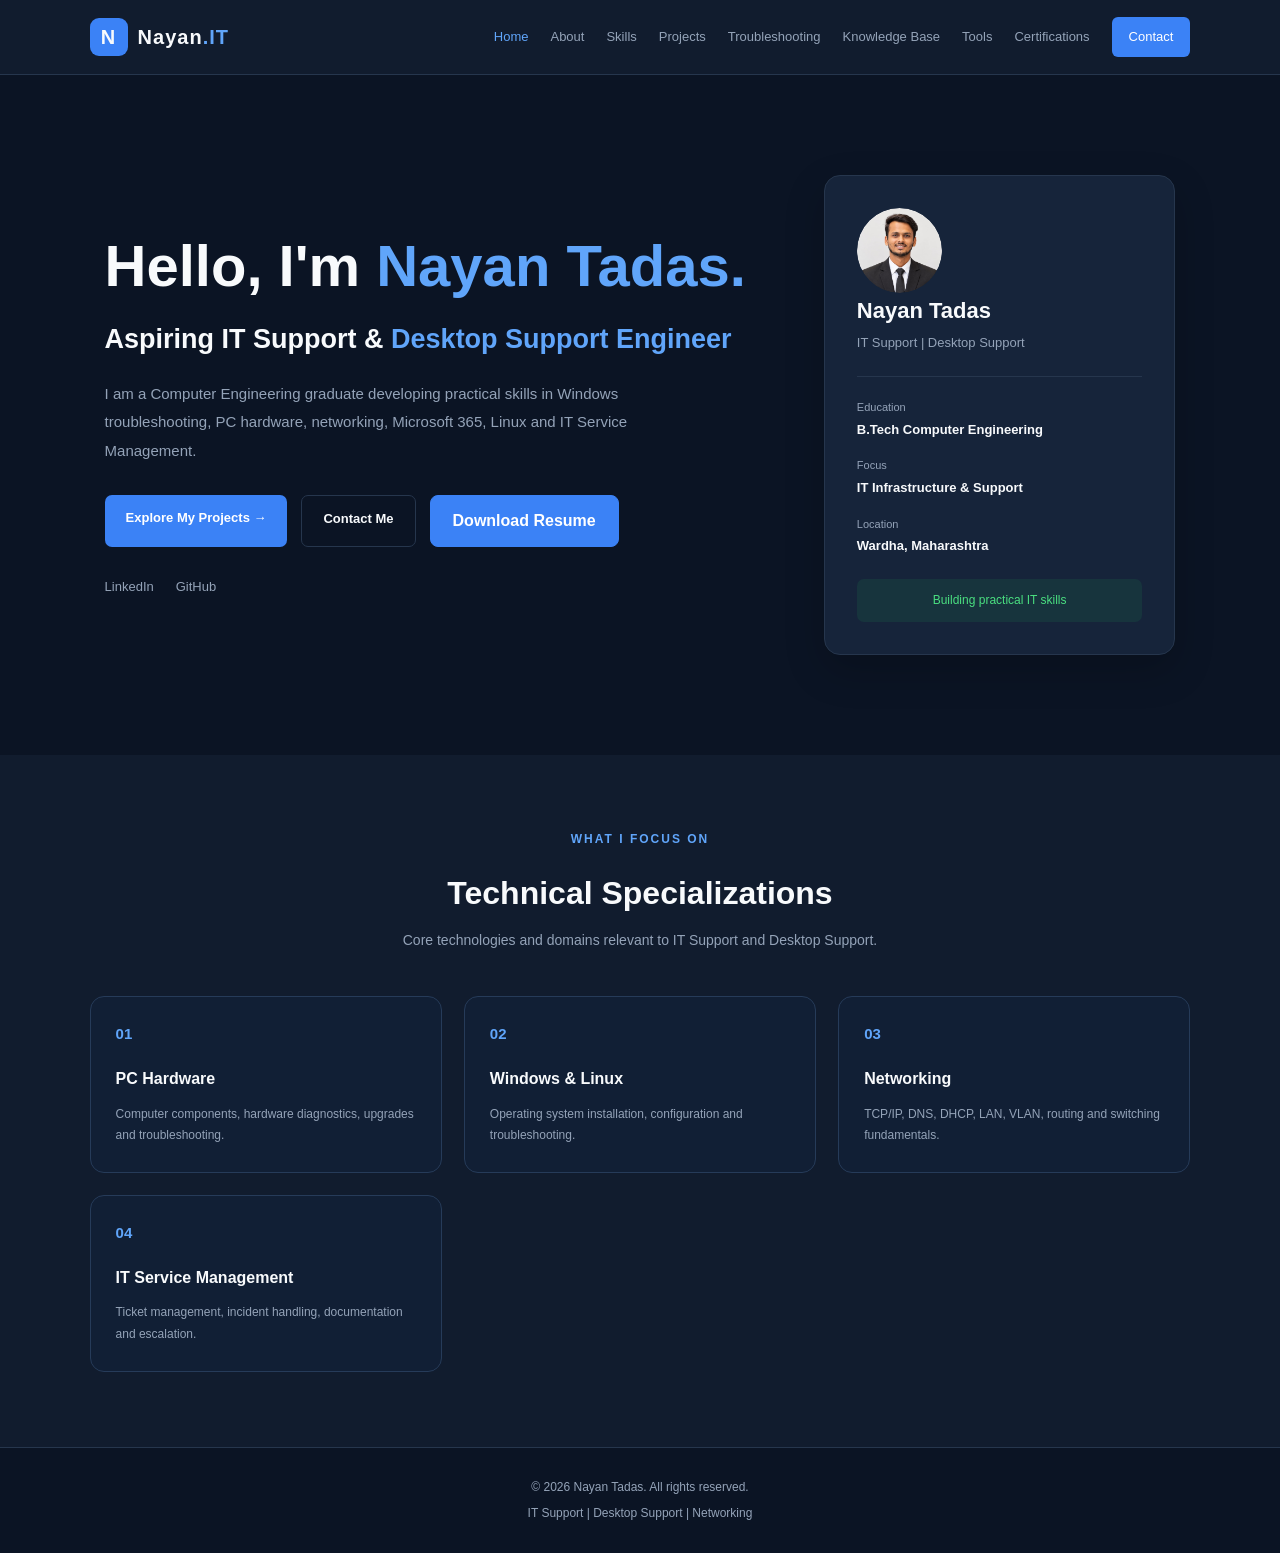
<file: index.html>
<!DOCTYPE html>
<html lang="en">
<head>
    <meta charset="UTF-8">
    <meta name="viewport" content="width=device-width, initial-scale=1.0">
    <meta http-equiv="refresh" content="0; url=HTML/index.html">
    <title>Nayan Tadas | IT Support Portfolio</title>
</head>
<body>
    <p>
        Redirecting to portfolio...
        <a href="HTML/index.html">Click here if not redirected.</a>
    </p>
</body>
</html>
</file>
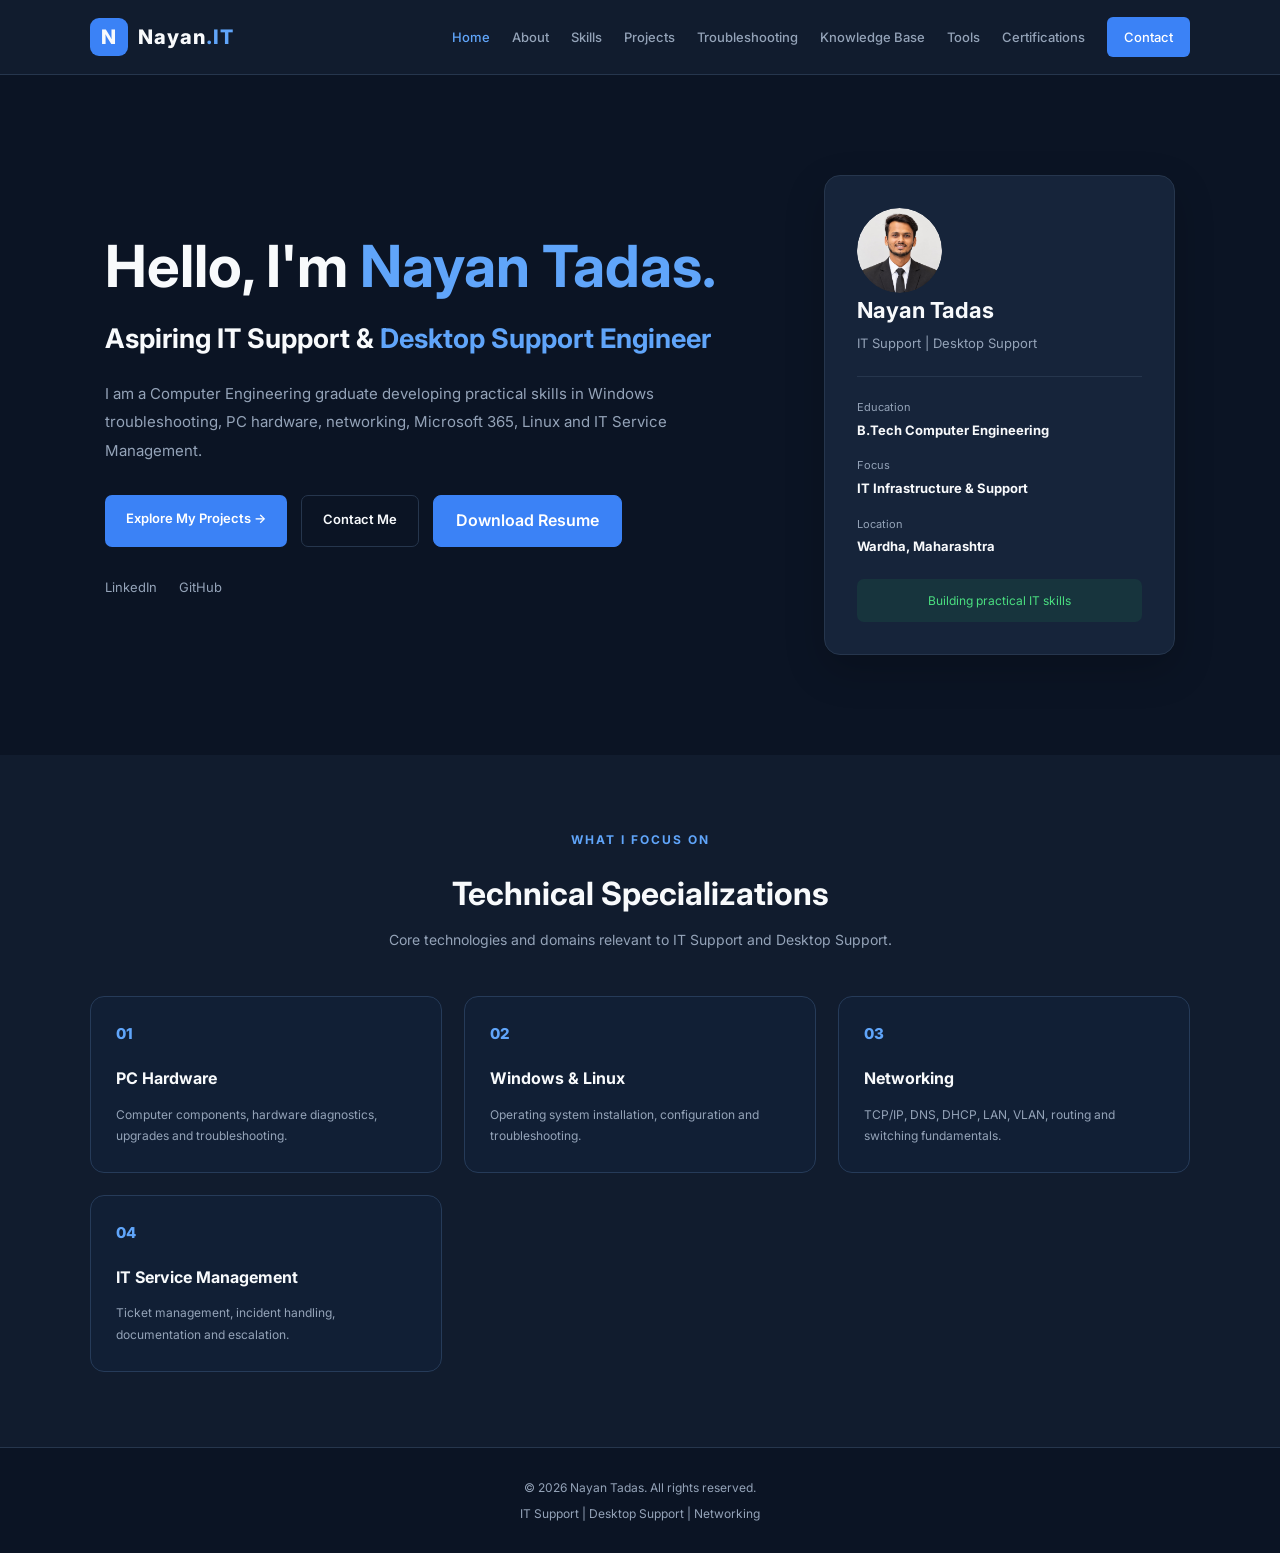
<file: HTML/index.html>
<!DOCTYPE html>
<html lang="en">

<head>
    <meta charset="UTF-8">
    <meta name="viewport" content="width=device-width, initial-scale=1.0">

    <meta name="description"
        content="Nayan Tadas - IT Support, Desktop Support and Help Desk portfolio.">

<!-- Author Information -->
<meta name="author" content="Nayan Tadas">

<!-- Search Engine Indexing -->
<meta name="robots" content="index, follow">

<!-- Open Graph: Social Media Preview -->
<meta property="og:type" content="website">
<meta property="og:title" content="Nayan Tadas | IT Support & Cloud Computing Portfolio">
<meta property="og:description" content="Explore my IT Support, Desktop Support, Networking and Cloud Computing skills, projects and certifications.">
<meta property="og:url" content="https://nayantadas07.github.io/nayan-portfolio/">
<meta property="og:image" content="https://nayantadas07.github.io/nayan-portfolio/assets/images/nayan-profile.jpg">

<!-- Twitter / X Preview -->
<meta name="twitter:card" content="summary">
<meta name="twitter:title" content="Nayan Tadas | IT Support Portfolio">
<meta name="twitter:description" content="IT Support, Networking and Cloud Computing portfolio.">
<meta name="twitter:image" content="https://nayantadas07.github.io/nayan-portfolio/assets/images/nayan-profile.jpg">

    <title>Nayan Tadas | IT Support Portfolio</title>
    <link rel="icon" type="image/svg+xml" href="../assets/images/favicon.svg">
    <!-- Website styling -->
    <link rel="stylesheet" href="style.css">

    <!-- Google Fonts -->
    <link rel="preconnect" href="https://fonts.googleapis.com">
    <link rel="preconnect" href="https://fonts.gstatic.com" crossorigin>
    <link href="https://fonts.googleapis.com/css2?family=Inter:wght@400;500;600;700;800&display=swap"
        rel="stylesheet">
</head>

<body>

    <!-- Navigation Bar -->
    <header class="navbar">

        <a href="index.html" class="logo">
            <span class="logo-icon">N</span>
            <span>Nayan<span class="blue-text">.IT</span></span>
        </a>

        <button class="menu-toggle" id="menuToggle"
            aria-label="Open navigation menu"
            aria-expanded="false">
            ☰
        </button>

        <nav class="nav-links" id="navLinks">
            <a href="index.html" class="active">Home</a>
            <a href="about.html">About</a>
            <a href="skills.html">Skills</a>
            <a href="projects.html">Projects</a>
            <a href="troubleshooting.html">Troubleshooting</a>
            <a href="knowledge.html">Knowledge Base</a>
            <a href="tools.html">Tools</a>
            <a href="certifications.html">Certifications</a>
            <a href="contact.html" class="contact-link">Contact</a>
           
        </nav>

    </header>


    <!-- Hero Section -->
    <main>

        <section class="hero">

            <div class="hero-content">

                

                <h1>
                    Hello, I'm <span class="blue-text">Nayan Tadas.</span>
                </h1>

                <h2>
                    Aspiring IT Support &
                    <span class="blue-text">Desktop Support Engineer</span>
                </h2>

                <p class="hero-description">
                    I am a Computer Engineering graduate developing
                    practical skills in Windows troubleshooting,
                    PC hardware, networking, Microsoft 365, Linux
                    and IT Service Management.
                </p>

                <div class="hero-buttons">

                    <a href="projects.html" class="btn btn-primary">
                        Explore My Projects →
                    </a>

                    <a href="contact.html" class="btn btn-outline">
                        Contact Me
                    </a>

                    <a href="../assets/resume/Nayan-Tadas-IT-Support-Resume.pdf" class="resume-button"
                        download="Nayan-Tadas-IT-Support-Resume.pdf">
                        Download Resume
                    </a>

                </div>

                <div class="social-links">

                    <a href="https://www.linkedin.com/"
                        target="_blank" rel="noopener noreferrer">
                        LinkedIn
                    </a>

                    <a href="https://github.com/"
                        target="_blank" rel="noopener noreferrer">
                        GitHub
                    </a>

                </div>

            </div>


            <!-- Professional Profile Card -->
            <div class="profile-card">

            <div class="profile-avatar">
                <img src="../assets/images/nayan-profile.jpg" alt="Nayan Tadas" class="profile-photo">
            </div>
                <h3>Nayan Tadas</h3>

                <p>IT Support | Desktop Support</p>

                <div class="profile-divider"></div>

                <div class="profile-detail">
                    <span>Education</span>
                    <strong>B.Tech Computer Engineering</strong>
                </div>

                <div class="profile-detail">
                    <span>Focus</span>
                    <strong>IT Infrastructure & Support</strong>
                </div>

                <div class="profile-detail">
                    <span>Location</span>
                    <strong>Wardha, Maharashtra</strong>
                </div>

                <div class="availability">
                    Building practical IT skills
                </div>

            </div>

        </section>


        <!-- Technical Specialization -->
        <section class="specialization">

            <div class="section-heading">
                <p class="eyebrow">WHAT I FOCUS ON</p>
                <h2>Technical Specializations</h2>
                <p>
                    Core technologies and domains relevant to
                    IT Support and Desktop Support.
                </p>
            </div>

            <div class="skills-grid">

                <article class="skill-card">
                    <div class="card-icon">01</div>
                    <h3>PC Hardware</h3>
                    <p>
                        Computer components, hardware diagnostics,
                        upgrades and troubleshooting.
                    </p>
                </article>

                <article class="skill-card">
                    <div class="card-icon">02</div>
                    <h3>Windows & Linux</h3>
                    <p>
                        Operating system installation,
                        configuration and troubleshooting.
                    </p>
                </article>

                <article class="skill-card">
                    <div class="card-icon">03</div>
                    <h3>Networking</h3>
                    <p>
                        TCP/IP, DNS, DHCP, LAN, VLAN,
                        routing and switching fundamentals.
                    </p>
                </article>

                <article class="skill-card">
                    <div class="card-icon">04</div>
                    <h3>IT Service Management</h3>
                    <p>
                        Ticket management, incident handling,
                        documentation and escalation.
                    </p>
                </article>

            </div>

        </section>

    </main>


    <!-- Footer -->
    <footer class="footer">

        <p>
            © <span id="currentYear"></span> Nayan Tadas.
            All rights reserved.
        </p>

        <p>IT Support | Desktop Support | Networking</p>

    </footer>


    <!-- JavaScript -->
    <script src="main.js"></script>

</body>
</html>
</file>
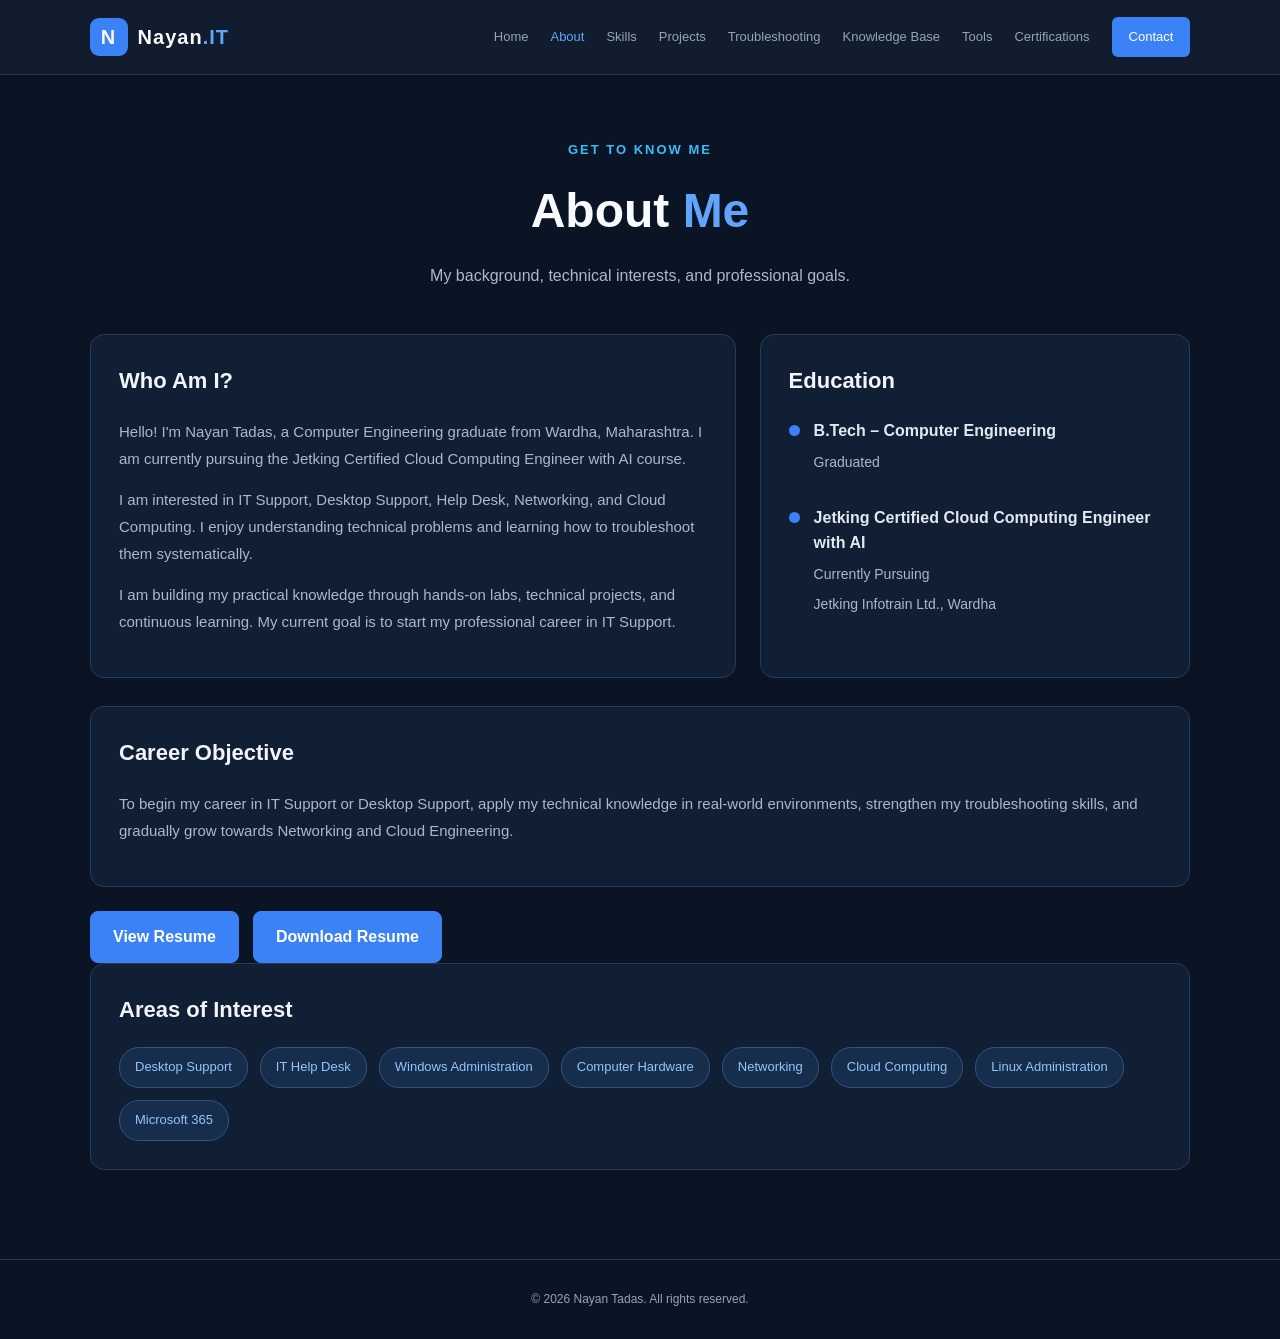
<file: HTML/about.html>
<!DOCTYPE html>
<html lang="en">
<head>
    <meta charset="UTF-8">
    <meta name="viewport" content="width=device-width, initial-scale=1.0">
    <meta name="description"
    content="Learn about Nayan Tadas, a Computer Engineering graduate pursuing Cloud Computing, with practical knowledge of IT Support, Desktop Support, Networking and troubleshooting.">
    
<!-- Author and Search Engine Settings -->
<meta name="author" content="Nayan Tadas">
<meta name="robots" content="index, follow">

<!-- Social Media Preview -->
<meta property="og:type" content="website">
<meta property="og:title" content="About Nayan Tadas | IT Support Portfolio">
<meta property="og:description" content="Learn about my Computer Engineering background, IT Support skills and Cloud Computing journey.">
<meta property="og:url" content="https://nayantadas07.github.io/nayan-portfolio/HTML/about.html">
<meta property="og:image" content="https://nayantadas07.github.io/nayan-portfolio/assets/images/nayan-profile.jpg">

<meta name="twitter:card" content="summary">
<meta name="twitter:title" content="About Nayan Tadas">
<meta name="twitter:description" content="My journey in IT Support, Networking and Cloud Computing.">
<meta name="twitter:image" content="https://nayantadas07.github.io/nayan-portfolio/assets/images/nayan-profile.jpg">

    <title>About Me | Nayan Tadas</title>
    <link rel="icon" type="image/svg+xml" href="../assets/images/favicon.svg">
    <link rel="stylesheet" href="style.css">
</head>
<body>

    <!-- Navigation -->
    <header class="navbar">
        <a href="index.html" class="logo">
            <span class="logo-icon">N</span>
            <span>Nayan<span class="blue-text">.IT</span></span>
        </a>

        <button class="menu-toggle" id="menuToggle" aria-label="Toggle navigation">
            ☰
        </button>

        <nav class="nav-links" id="navLinks">
            <a href="index.html">Home</a>
            <a href="about.html" class="active">About</a>
            <a href="skills.html">Skills</a>
            <a href="projects.html">Projects</a>
            <a href="troubleshooting.html">Troubleshooting</a>
            <a href="knowledge.html">Knowledge Base</a>
            <a href="tools.html">Tools</a>
            <a href="certifications.html">Certifications</a>
            <a href="contact.html" class="contact-link">Contact</a>
            
        </nav>
    </header>

    <main class="about-page">

        <!-- Page Heading -->
        <section class="about-heading">
            <p class="section-label">GET TO KNOW ME</p>
            <h1>About <span class="blue-text">Me</span></h1>
            <p>
                My background, technical interests, and professional goals.
            </p>
        </section>

        <!-- About Content -->
        <section class="about-content">

            <div class="about-card">
                <h2>Who Am I?</h2>
                <p>
                    Hello! I'm Nayan Tadas, a Computer Engineering graduate
                    from Wardha, Maharashtra. I am currently pursuing the
                    Jetking Certified Cloud Computing Engineer with AI course.
                </p>
                <p>
                    I am interested in IT Support, Desktop Support, Help Desk,
                    Networking, and Cloud Computing. I enjoy understanding
                    technical problems and learning how to troubleshoot them
                    systematically.
                </p>
                <p>
                    I am building my practical knowledge through hands-on
                    labs, technical projects, and continuous learning.
                    My current goal is to start my professional career
                    in IT Support.
                </p>
            </div>

            <div class="about-card">
                <h2>Education</h2>

                <div class="timeline-item">
                    <span class="timeline-dot"></span>
                    <div>
                        <h3>B.Tech – Computer Engineering</h3>
                        <p>Graduated</p>
                    </div>
                </div>

                <div class="timeline-item">
                    <span class="timeline-dot"></span>
                    <div>
                        <h3>Jetking Certified Cloud Computing Engineer with AI</h3>
                        <p>Currently Pursuing</p>
                        <p>Jetking Infotrain Ltd., Wardha</p>
                    </div>
                </div>
            </div>

        </section>

        <!-- Career Objective -->
        <section class="about-card career-card">
            <h2>Career Objective</h2>
            <p>
                To begin my career in IT Support or Desktop Support, apply my
                technical knowledge in real-world environments, strengthen
                my troubleshooting skills, and gradually grow towards
                Networking and Cloud Engineering.
            </p>
        </section>
        <div class="resume-actions">
        
            <a href="../assets/resume/Nayan-Tadas-IT-Support-Resume.pdf" class="resume-button" target="_blank" rel="noopener">
                View Resume
            </a>
        
            <a href="../assets/resume/Nayan-Tadas-IT-Support-Resume.pdf" class="resume-button"
                download="Nayan-Tadas-IT-Support-Resume.pdf">
                Download Resume
            </a>
        
        </div>

        <!-- Interests -->
        <section class="about-card interests-card">
            <h2>Areas of Interest</h2>

            <div class="interest-list">
                <span>Desktop Support</span>
                <span>IT Help Desk</span>
                <span>Windows Administration</span>
                <span>Computer Hardware</span>
                <span>Networking</span>
                <span>Cloud Computing</span>
                <span>Linux Administration</span>
                <span>Microsoft 365</span>
            </div>
        </section>

    </main>

    <!-- Footer -->
    <footer class="footer">
        <p>© <span id="currentYear"></span> Nayan Tadas. All rights reserved.</p>
    </footer>

    <script src="main.js"></script>
</body>
</html>
</file>
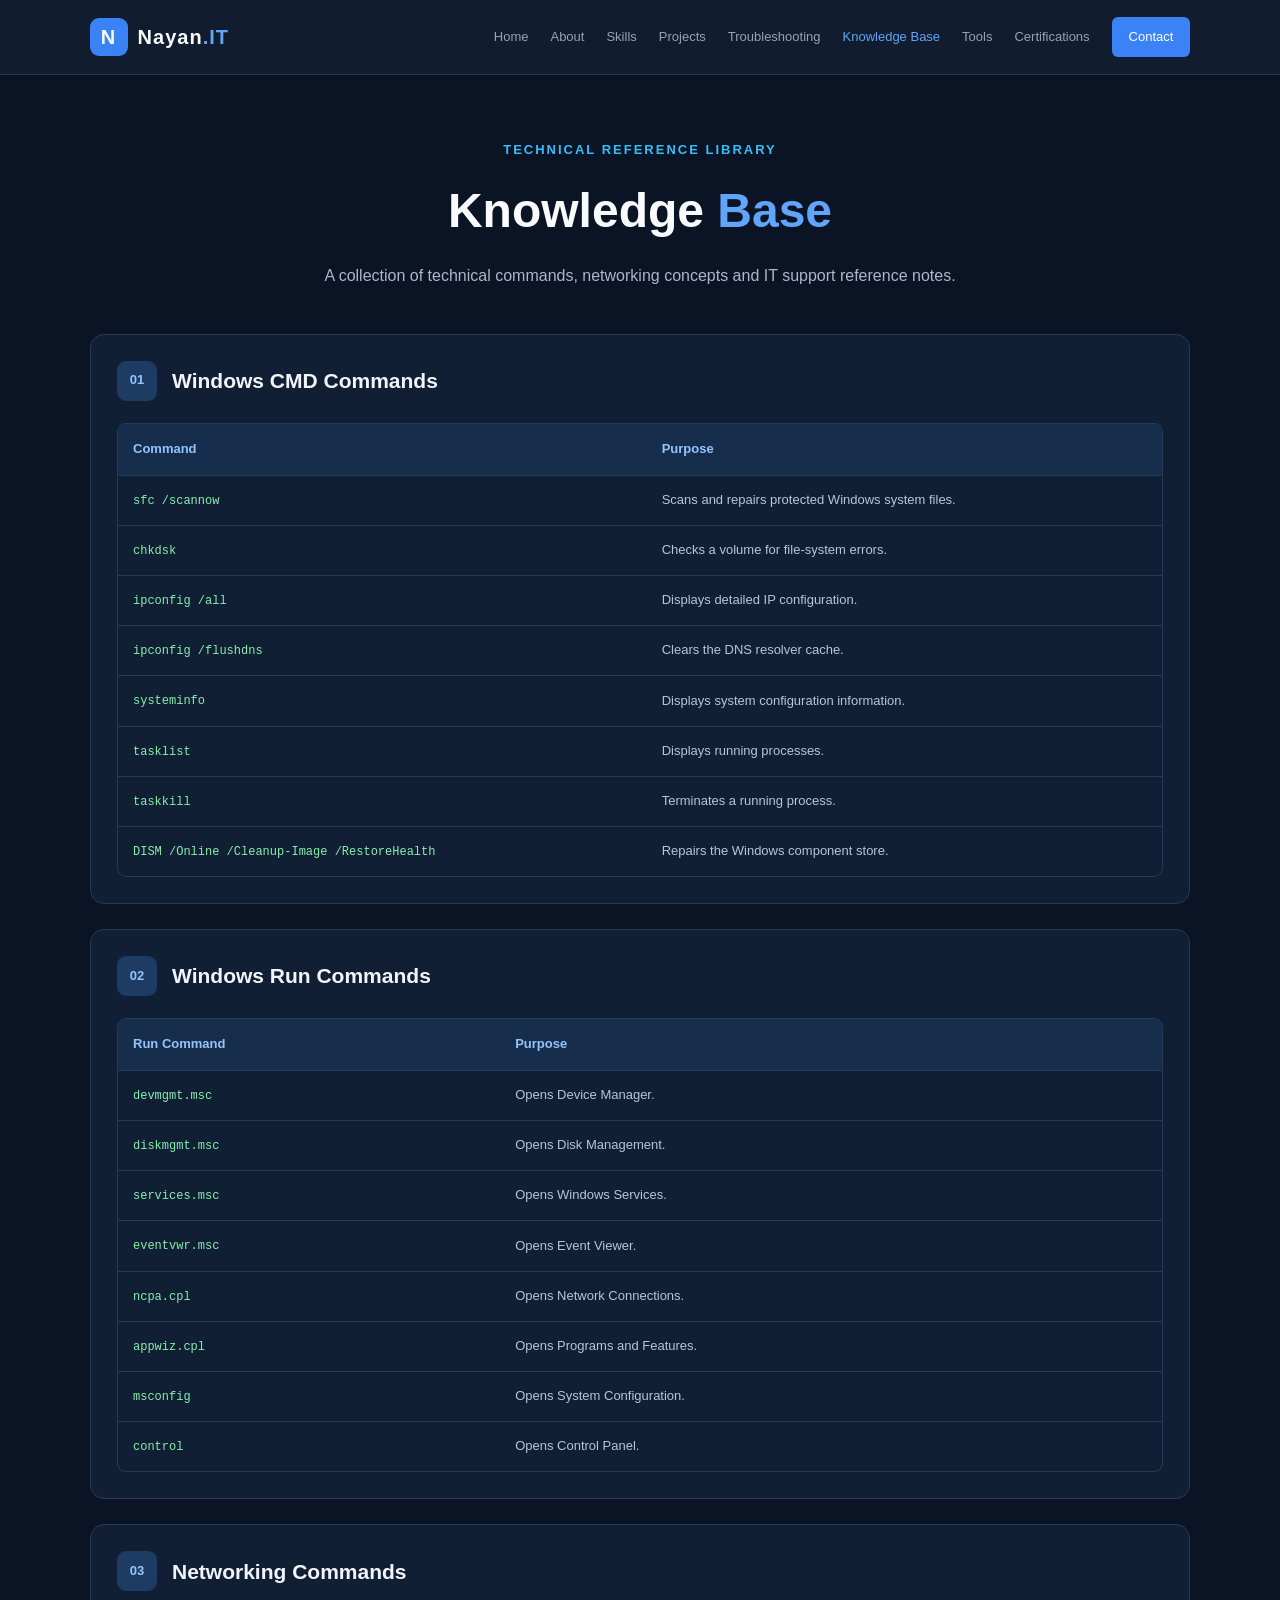
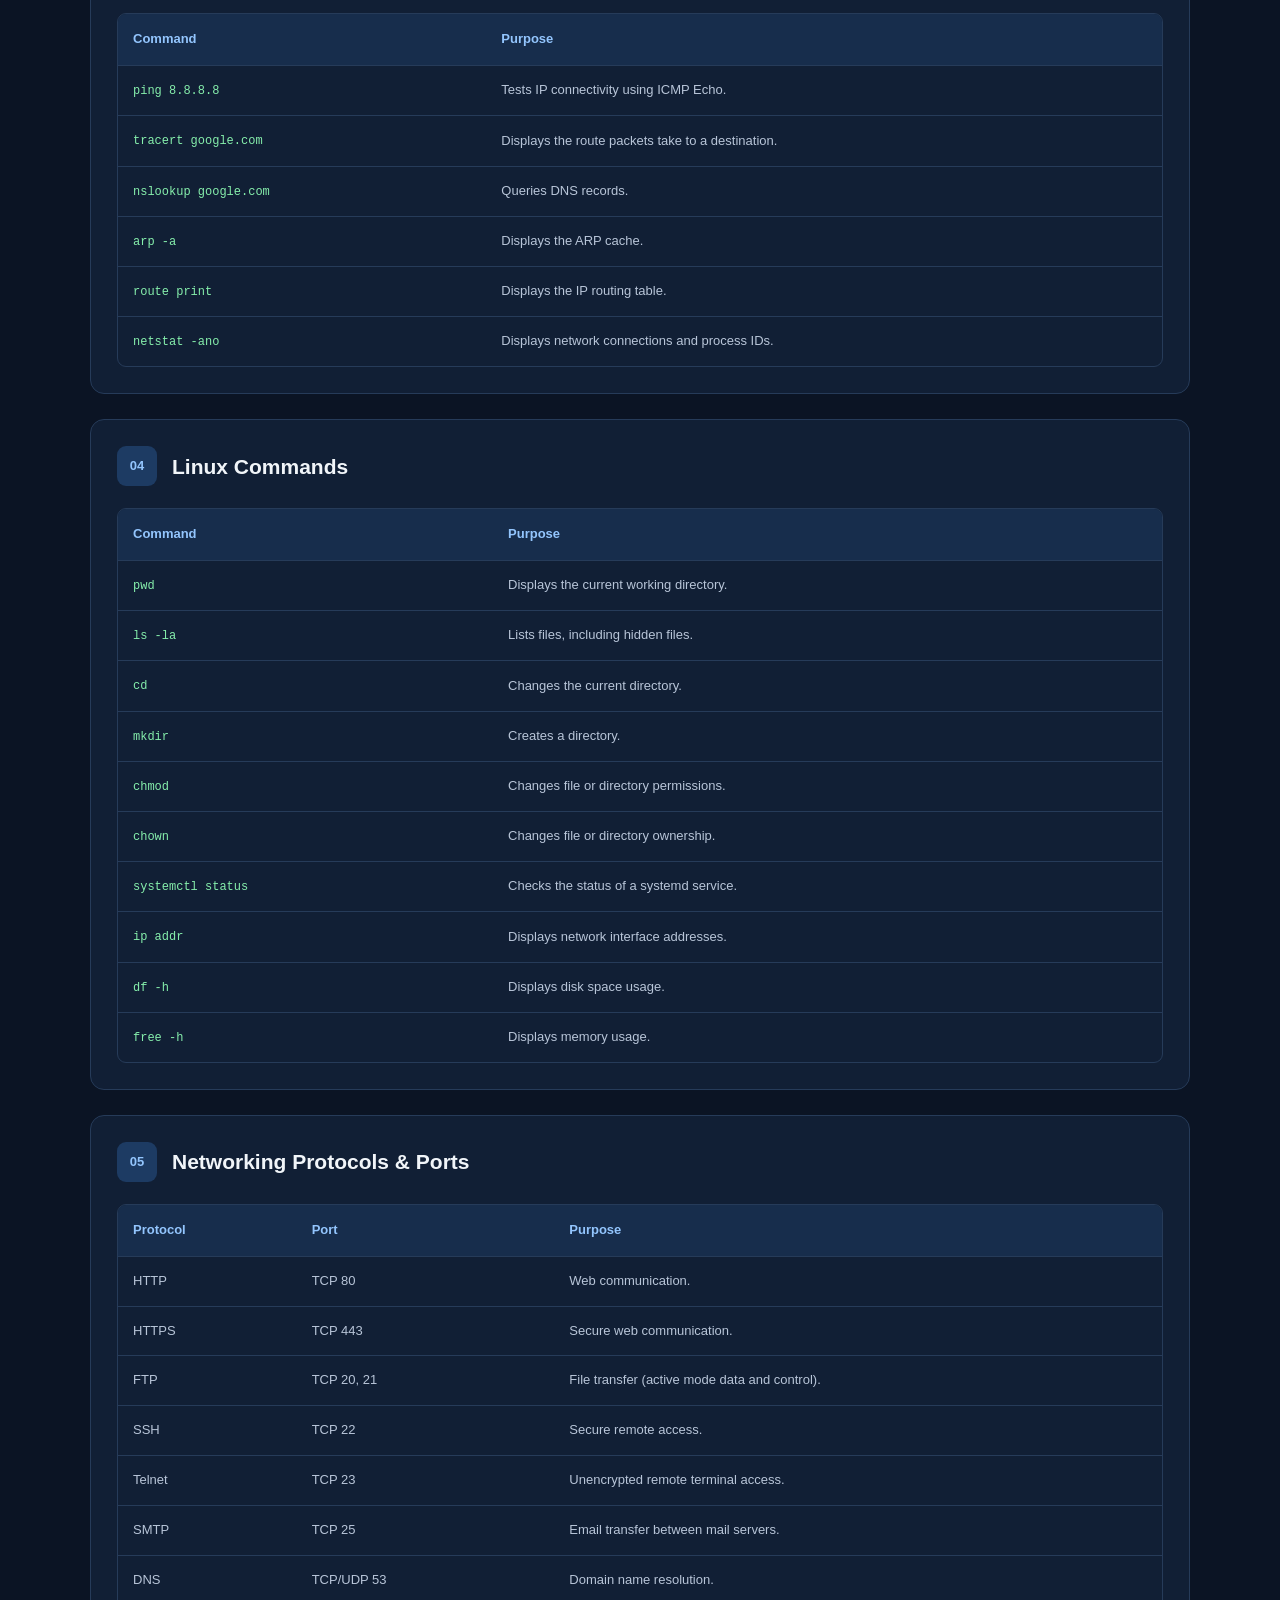
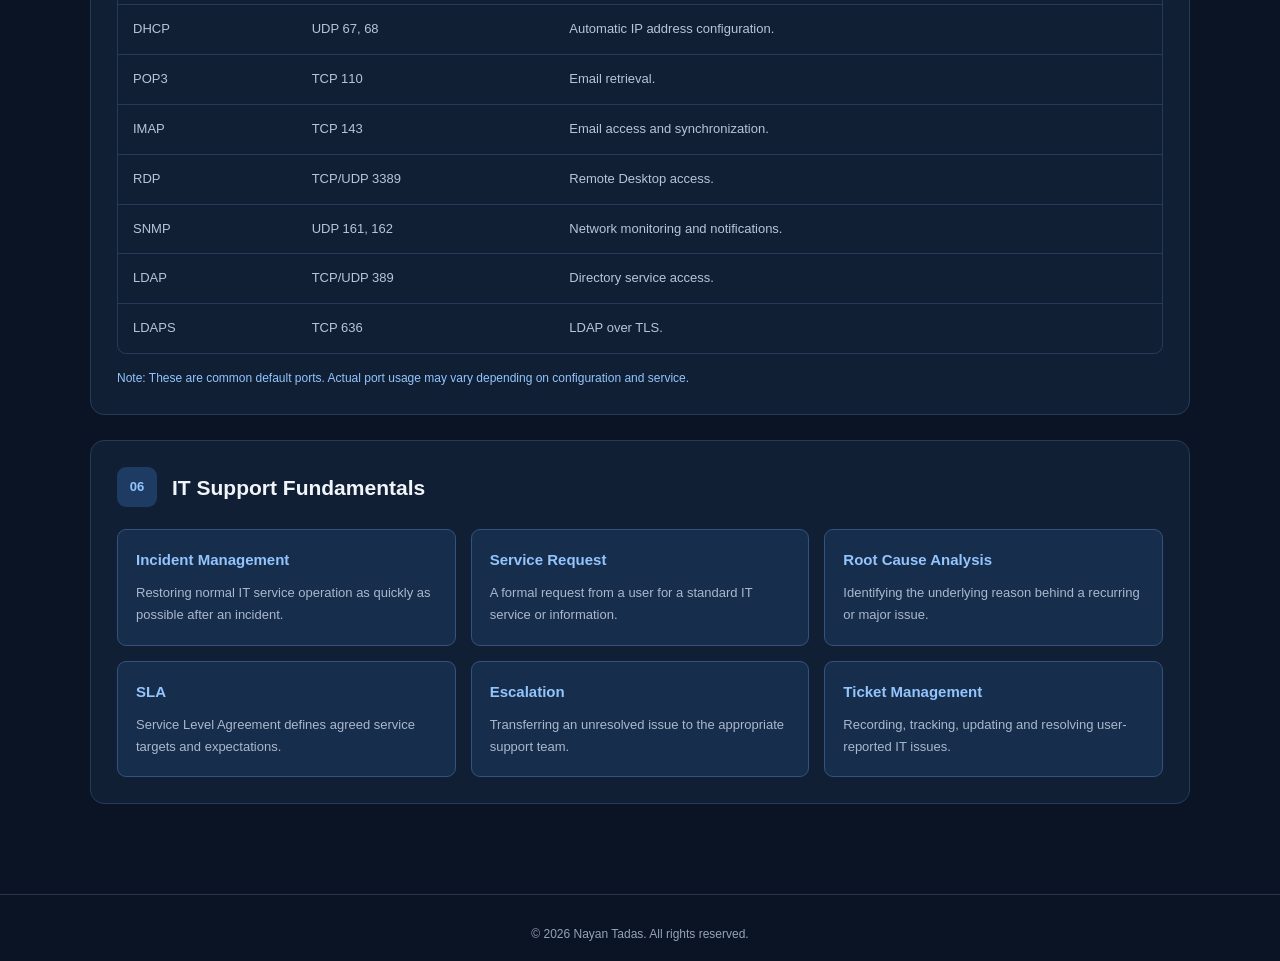
<file: HTML/knowledge.html>
<!DOCTYPE html>
<html lang="en">
<head>
    <meta charset="UTF-8">
    <meta name="viewport" content="width=device-width, initial-scale=1.0">

    <meta name="description"
    content="Explore Nayan Tadas's IT knowledge base covering Windows, Linux, networking commands, protocols, port numbers and essential IT Support concepts.">

<!-- Author and Search Engine Settings -->
<meta name="author" content="Nayan Tadas">
<meta name="robots" content="index, follow">

<!-- Social Media Preview -->
<meta property="og:type" content="website">
<meta property="og:title" content="IT Knowledge Base | Nayan Tadas">
<meta property="og:description" content="Learn about Windows, Linux, networking commands, protocols, port numbers and IT Support concepts.">
<meta property="og:url" content="https://nayantadas07.github.io/nayan-portfolio/HTML/knowledge.html">
<meta property="og:image" content="https://nayantadas07.github.io/nayan-portfolio/assets/images/nayan-profile.jpg">

<meta name="twitter:card" content="summary">
<meta name="twitter:title" content="IT Knowledge Base | Nayan Tadas">
<meta name="twitter:description" content="Technical notes and learning resources for IT Support and Networking.">
<meta name="twitter:image" content="https://nayantadas07.github.io/nayan-portfolio/assets/images/nayan-profile.jpg">

    <title>Knowledge Base | Nayan Tadas</title>
    <link rel="icon" type="image/svg+xml" href="../assets/images/favicon.svg">
    <link rel="stylesheet" href="style.css">
</head>

<body>

    <!-- Navigation -->
    <header class="navbar">

        <a href="index.html" class="logo">
            <span class="logo-icon">N</span>
            <span>Nayan<span class="blue-text">.IT</span></span>
        </a>

        <button class="menu-toggle" id="menuToggle"
            aria-label="Open navigation menu"
            aria-expanded="false">
            ☰
        </button>

        <nav class="nav-links" id="navLinks">
            <a href="index.html">Home</a>
            <a href="about.html">About</a>
            <a href="skills.html">Skills</a>
            <a href="projects.html">Projects</a>
            <a href="troubleshooting.html">Troubleshooting</a>
            <a href="knowledge.html" class="active">Knowledge Base</a>
            <a href="tools.html">Tools</a>
            <a href="certifications.html">Certifications</a>
            <a href="contact.html" class="contact-link">Contact</a>
            
        </nav>

    </header>


    <main class="knowledge-page">

        <!-- Heading -->
        <section class="knowledge-heading">

            <p class="section-label">TECHNICAL REFERENCE LIBRARY</p>

            <h1>Knowledge <span class="blue-text">Base</span></h1>

            <p>
                A collection of technical commands, networking
                concepts and IT support reference notes.
            </p>

        </section>


        <!-- Windows Commands -->
        <section class="knowledge-section">

            <div class="knowledge-section-heading">
                <span class="knowledge-number">01</span>
                <h2>Windows CMD Commands</h2>
            </div>

            <div class="knowledge-table-wrapper">
                <table class="knowledge-table">

                    <thead>
                        <tr>
                            <th>Command</th>
                            <th>Purpose</th>
                        </tr>
                    </thead>

                    <tbody>
                        <tr>
                            <td><code>sfc /scannow</code></td>
                            <td>Scans and repairs protected Windows system files.</td>
                        </tr>

                        <tr>
                            <td><code>chkdsk</code></td>
                            <td>Checks a volume for file-system errors.</td>
                        </tr>

                        <tr>
                            <td><code>ipconfig /all</code></td>
                            <td>Displays detailed IP configuration.</td>
                        </tr>

                        <tr>
                            <td><code>ipconfig /flushdns</code></td>
                            <td>Clears the DNS resolver cache.</td>
                        </tr>

                        <tr>
                            <td><code>systeminfo</code></td>
                            <td>Displays system configuration information.</td>
                        </tr>

                        <tr>
                            <td><code>tasklist</code></td>
                            <td>Displays running processes.</td>
                        </tr>

                        <tr>
                            <td><code>taskkill</code></td>
                            <td>Terminates a running process.</td>
                        </tr>

                        <tr>
                            <td><code>DISM /Online /Cleanup-Image /RestoreHealth</code></td>
                            <td>Repairs the Windows component store.</td>
                        </tr>
                    </tbody>

                </table>
            </div>

        </section>


        <!-- Run Commands -->
        <section class="knowledge-section">

            <div class="knowledge-section-heading">
                <span class="knowledge-number">02</span>
                <h2>Windows Run Commands</h2>
            </div>

            <div class="knowledge-table-wrapper">
                <table class="knowledge-table">

                    <thead>
                        <tr>
                            <th>Run Command</th>
                            <th>Purpose</th>
                        </tr>
                    </thead>

                    <tbody>
                        <tr>
                            <td><code>devmgmt.msc</code></td>
                            <td>Opens Device Manager.</td>
                        </tr>

                        <tr>
                            <td><code>diskmgmt.msc</code></td>
                            <td>Opens Disk Management.</td>
                        </tr>

                        <tr>
                            <td><code>services.msc</code></td>
                            <td>Opens Windows Services.</td>
                        </tr>

                        <tr>
                            <td><code>eventvwr.msc</code></td>
                            <td>Opens Event Viewer.</td>
                        </tr>

                        <tr>
                            <td><code>ncpa.cpl</code></td>
                            <td>Opens Network Connections.</td>
                        </tr>

                        <tr>
                            <td><code>appwiz.cpl</code></td>
                            <td>Opens Programs and Features.</td>
                        </tr>

                        <tr>
                            <td><code>msconfig</code></td>
                            <td>Opens System Configuration.</td>
                        </tr>

                        <tr>
                            <td><code>control</code></td>
                            <td>Opens Control Panel.</td>
                        </tr>
                    </tbody>

                </table>
            </div>

        </section>


        <!-- Networking Commands -->
        <section class="knowledge-section">

            <div class="knowledge-section-heading">
                <span class="knowledge-number">03</span>
                <h2>Networking Commands</h2>
            </div>

            <div class="knowledge-table-wrapper">
                <table class="knowledge-table">

                    <thead>
                        <tr>
                            <th>Command</th>
                            <th>Purpose</th>
                        </tr>
                    </thead>

                    <tbody>
                        <tr>
                            <td><code>ping 8.8.8.8</code></td>
                            <td>Tests IP connectivity using ICMP Echo.</td>
                        </tr>

                        <tr>
                            <td><code>tracert google.com</code></td>
                            <td>Displays the route packets take to a destination.</td>
                        </tr>

                        <tr>
                            <td><code>nslookup google.com</code></td>
                            <td>Queries DNS records.</td>
                        </tr>

                        <tr>
                            <td><code>arp -a</code></td>
                            <td>Displays the ARP cache.</td>
                        </tr>

                        <tr>
                            <td><code>route print</code></td>
                            <td>Displays the IP routing table.</td>
                        </tr>

                        <tr>
                            <td><code>netstat -ano</code></td>
                            <td>Displays network connections and process IDs.</td>
                        </tr>
                    </tbody>

                </table>
            </div>

        </section>


        <!-- Linux Commands -->
        <section class="knowledge-section">

            <div class="knowledge-section-heading">
                <span class="knowledge-number">04</span>
                <h2>Linux Commands</h2>
            </div>

            <div class="knowledge-table-wrapper">
                <table class="knowledge-table">

                    <thead>
                        <tr>
                            <th>Command</th>
                            <th>Purpose</th>
                        </tr>
                    </thead>

                    <tbody>
                        <tr>
                            <td><code>pwd</code></td>
                            <td>Displays the current working directory.</td>
                        </tr>

                        <tr>
                            <td><code>ls -la</code></td>
                            <td>Lists files, including hidden files.</td>
                        </tr>

                        <tr>
                            <td><code>cd</code></td>
                            <td>Changes the current directory.</td>
                        </tr>

                        <tr>
                            <td><code>mkdir</code></td>
                            <td>Creates a directory.</td>
                        </tr>

                        <tr>
                            <td><code>chmod</code></td>
                            <td>Changes file or directory permissions.</td>
                        </tr>

                        <tr>
                            <td><code>chown</code></td>
                            <td>Changes file or directory ownership.</td>
                        </tr>

                        <tr>
                            <td><code>systemctl status</code></td>
                            <td>Checks the status of a systemd service.</td>
                        </tr>

                        <tr>
                            <td><code>ip addr</code></td>
                            <td>Displays network interface addresses.</td>
                        </tr>

                        <tr>
                            <td><code>df -h</code></td>
                            <td>Displays disk space usage.</td>
                        </tr>

                        <tr>
                            <td><code>free -h</code></td>
                            <td>Displays memory usage.</td>
                        </tr>
                    </tbody>

                </table>
            </div>

        </section>


        <!-- Networking Protocols -->
        <section class="knowledge-section">

            <div class="knowledge-section-heading">
                <span class="knowledge-number">05</span>
                <h2>Networking Protocols & Ports</h2>
            </div>

            <div class="knowledge-table-wrapper">
                <table class="knowledge-table">

                    <thead>
                        <tr>
                            <th>Protocol</th>
                            <th>Port</th>
                            <th>Purpose</th>
                        </tr>
                    </thead>

                    <tbody>
                        <tr>
                            <td>HTTP</td>
                            <td>TCP 80</td>
                            <td>Web communication.</td>
                        </tr>

                        <tr>
                            <td>HTTPS</td>
                            <td>TCP 443</td>
                            <td>Secure web communication.</td>
                        </tr>

                        <tr>
                            <td>FTP</td>
                            <td>TCP 20, 21</td>
                            <td>File transfer (active mode data and control).</td>
                        </tr>

                        <tr>
                            <td>SSH</td>
                            <td>TCP 22</td>
                            <td>Secure remote access.</td>
                        </tr>

                        <tr>
                            <td>Telnet</td>
                            <td>TCP 23</td>
                            <td>Unencrypted remote terminal access.</td>
                        </tr>

                        <tr>
                            <td>SMTP</td>
                            <td>TCP 25</td>
                            <td>Email transfer between mail servers.</td>
                        </tr>

                        <tr>
                            <td>DNS</td>
                            <td>TCP/UDP 53</td>
                            <td>Domain name resolution.</td>
                        </tr>

                        <tr>
                            <td>DHCP</td>
                            <td>UDP 67, 68</td>
                            <td>Automatic IP address configuration.</td>
                        </tr>

                        <tr>
                            <td>POP3</td>
                            <td>TCP 110</td>
                            <td>Email retrieval.</td>
                        </tr>

                        <tr>
                            <td>IMAP</td>
                            <td>TCP 143</td>
                            <td>Email access and synchronization.</td>
                        </tr>

                        <tr>
                            <td>RDP</td>
                            <td>TCP/UDP 3389</td>
                            <td>Remote Desktop access.</td>
                        </tr>

                        <tr>
                            <td>SNMP</td>
                            <td>UDP 161, 162</td>
                            <td>Network monitoring and notifications.</td>
                        </tr>

                        <tr>
                            <td>LDAP</td>
                            <td>TCP/UDP 389</td>
                            <td>Directory service access.</td>
                        </tr>

                        <tr>
                            <td>LDAPS</td>
                            <td>TCP 636</td>
                            <td>LDAP over TLS.</td>
                        </tr>

                    </tbody>

                </table>
            </div>

            <p class="knowledge-note">
                Note: These are common default ports. Actual port usage
                may vary depending on configuration and service.
            </p>

        </section>


        <!-- IT Support Fundamentals -->
        <section class="knowledge-section fundamentals-section">

            <div class="knowledge-section-heading">
                <span class="knowledge-number">06</span>
                <h2>IT Support Fundamentals</h2>
            </div>

            <div class="fundamentals-grid">

                <div class="fundamental-card">
                    <h3>Incident Management</h3>
                    <p>
                        Restoring normal IT service operation
                        as quickly as possible after an incident.
                    </p>
                </div>

                <div class="fundamental-card">
                    <h3>Service Request</h3>
                    <p>
                        A formal request from a user for a
                        standard IT service or information.
                    </p>
                </div>

                <div class="fundamental-card">
                    <h3>Root Cause Analysis</h3>
                    <p>
                        Identifying the underlying reason
                        behind a recurring or major issue.
                    </p>
                </div>

                <div class="fundamental-card">
                    <h3>SLA</h3>
                    <p>
                        Service Level Agreement defines
                        agreed service targets and expectations.
                    </p>
                </div>

                <div class="fundamental-card">
                    <h3>Escalation</h3>
                    <p>
                        Transferring an unresolved issue
                        to the appropriate support team.
                    </p>
                </div>

                <div class="fundamental-card">
                    <h3>Ticket Management</h3>
                    <p>
                        Recording, tracking, updating and
                        resolving user-reported IT issues.
                    </p>
                </div>

            </div>

        </section>

    </main>


    <!-- Footer -->
    <footer class="footer">

        <p>
            © <span id="currentYear"></span>
            Nayan Tadas. All rights reserved.
        </p>

    </footer>


    <script src="main.js"></script>

</body>
</html>
</file>
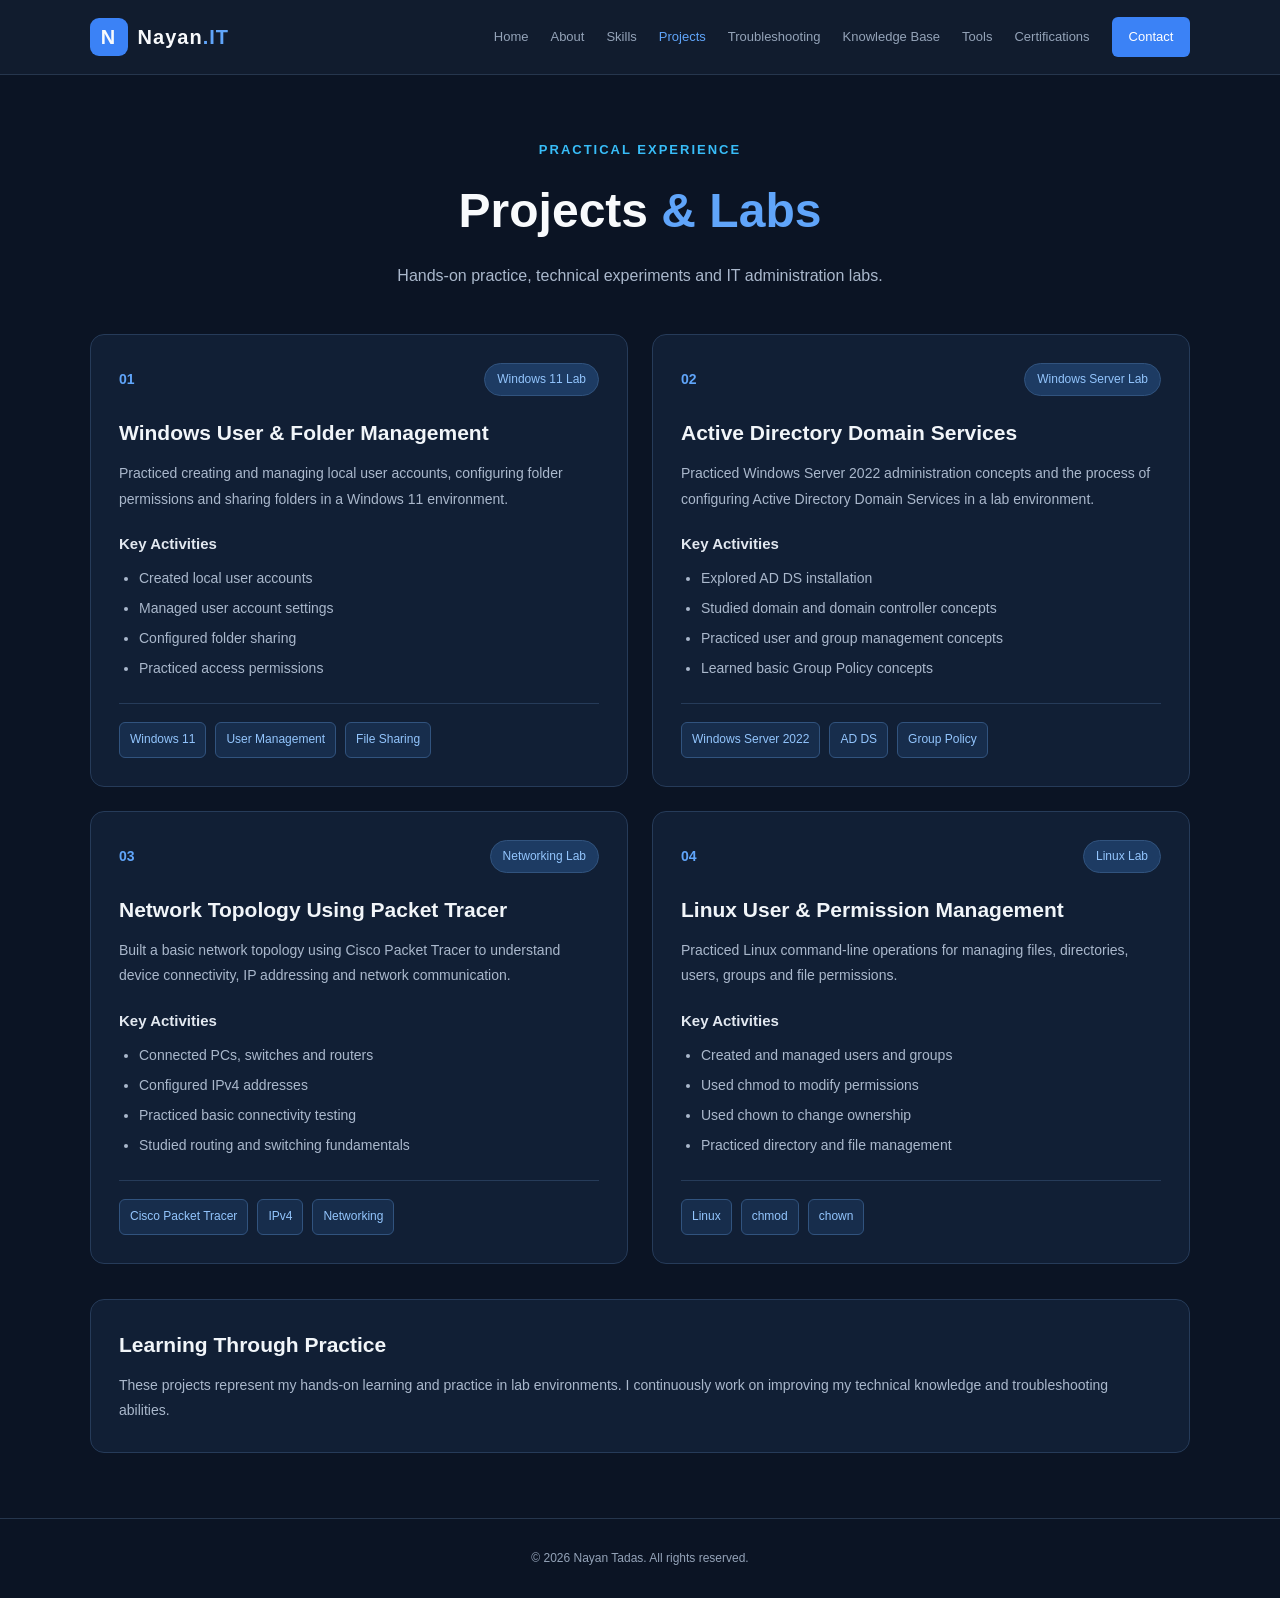
<file: HTML/projects.html>
<!DOCTYPE html>
<html lang="en">
<head>
    <meta charset="UTF-8">
    <meta name="viewport" content="width=device-width, initial-scale=1.0">

    <meta name="description"
    content="Explore hands-on IT projects and practical labs by Nayan Tadas, including Windows Server, Active Directory, networking, Linux administration and troubleshooting.">

<!-- Author and Search Engine Settings -->
<meta name="author" content="Nayan Tadas">
<meta name="robots" content="index, follow">

<!-- Social Media Preview -->
<meta property="og:type" content="website">
<meta property="og:title" content="Projects & Labs | Nayan Tadas">
<meta property="og:description" content="Explore my hands-on IT Support, Windows Server, Networking and Linux administration projects.">
<meta property="og:url" content="https://nayantadas07.github.io/nayan-portfolio/HTML/projects.html">
<meta property="og:image" content="https://nayantadas07.github.io/nayan-portfolio/assets/images/nayan-profile.jpg">

<meta name="twitter:card" content="summary">
<meta name="twitter:title" content="Projects & Labs | Nayan Tadas">
<meta name="twitter:description" content="Practical IT projects and technical labs by Nayan Tadas.">
<meta name="twitter:image" content="https://nayantadas07.github.io/nayan-portfolio/assets/images/nayan-profile.jpg">

    <title>Projects & Labs | Nayan Tadas</title>
    <link rel="icon" type="image/svg+xml" href="../assets/images/favicon.svg">
    <link rel="stylesheet" href="style.css">
</head>

<body>

    <!-- Navigation -->
    <header class="navbar">

        <a href="index.html" class="logo">
            <span class="logo-icon">N</span>
            <span>Nayan<span class="blue-text">.IT</span></span>
        </a>

        <button class="menu-toggle" id="menuToggle"
            aria-label="Open navigation menu"
            aria-expanded="false">
            ☰
        </button>

        <nav class="nav-links" id="navLinks">
            <a href="index.html">Home</a>
            <a href="about.html">About</a>
            <a href="skills.html">Skills</a>
            <a href="projects.html" class="active">Projects</a>
            <a href="troubleshooting.html">Troubleshooting</a>
            <a href="knowledge.html">Knowledge Base</a>
            <a href="tools.html">Tools</a>
            <a href="certifications.html">Certifications</a>
            <a href="contact.html" class="contact-link">Contact</a>
           
        </nav>

    </header>


    <main class="projects-page">

        <!-- Page Heading -->
        <section class="projects-heading">
            <p class="section-label">PRACTICAL EXPERIENCE</p>

            <h1>Projects <span class="blue-text">& Labs</span></h1>

            <p>
                Hands-on practice, technical experiments and IT
                administration labs.
            </p>
        </section>


        <!-- Project Cards -->
        <section class="projects-grid">

            <!-- Project 1 -->
            <article class="project-card">

                <div class="project-top">
                    <span class="project-number">01</span>
                    <span class="project-type">Windows 11 Lab</span>
                </div>

                <h2>Windows User & Folder Management</h2>

                <p>
                    Practiced creating and managing local user accounts,
                    configuring folder permissions and sharing folders
                    in a Windows 11 environment.
                </p>

                <h3>Key Activities</h3>

                <ul>
                    <li>Created local user accounts</li>
                    <li>Managed user account settings</li>
                    <li>Configured folder sharing</li>
                    <li>Practiced access permissions</li>
                </ul>

                <div class="project-tags">
                    <span>Windows 11</span>
                    <span>User Management</span>
                    <span>File Sharing</span>
                </div>

            </article>


            <!-- Project 2 -->
            <article class="project-card">

                <div class="project-top">
                    <span class="project-number">02</span>
                    <span class="project-type">Windows Server Lab</span>
                </div>

                <h2>Active Directory Domain Services</h2>

                <p>
                    Practiced Windows Server 2022 administration concepts
                    and the process of configuring Active Directory
                    Domain Services in a lab environment.
                </p>

                <h3>Key Activities</h3>

                <ul>
                    <li>Explored AD DS installation</li>
                    <li>Studied domain and domain controller concepts</li>
                    <li>Practiced user and group management concepts</li>
                    <li>Learned basic Group Policy concepts</li>
                </ul>

                <div class="project-tags">
                    <span>Windows Server 2022</span>
                    <span>AD DS</span>
                    <span>Group Policy</span>
                </div>

            </article>


            <!-- Project 3 -->
            <article class="project-card">

                <div class="project-top">
                    <span class="project-number">03</span>
                    <span class="project-type">Networking Lab</span>
                </div>

                <h2>Network Topology Using Packet Tracer</h2>

                <p>
                    Built a basic network topology using Cisco Packet
                    Tracer to understand device connectivity,
                    IP addressing and network communication.
                </p>

                <h3>Key Activities</h3>

                <ul>
                    <li>Connected PCs, switches and routers</li>
                    <li>Configured IPv4 addresses</li>
                    <li>Practiced basic connectivity testing</li>
                    <li>Studied routing and switching fundamentals</li>
                </ul>

                <div class="project-tags">
                    <span>Cisco Packet Tracer</span>
                    <span>IPv4</span>
                    <span>Networking</span>
                </div>

            </article>


            <!-- Project 4 -->
            <article class="project-card">

                <div class="project-top">
                    <span class="project-number">04</span>
                    <span class="project-type">Linux Lab</span>
                </div>

                <h2>Linux User & Permission Management</h2>

                <p>
                    Practiced Linux command-line operations for
                    managing files, directories, users, groups
                    and file permissions.
                </p>

                <h3>Key Activities</h3>

                <ul>
                    <li>Created and managed users and groups</li>
                    <li>Used chmod to modify permissions</li>
                    <li>Used chown to change ownership</li>
                    <li>Practiced directory and file management</li>
                </ul>

                <div class="project-tags">
                    <span>Linux</span>
                    <span>chmod</span>
                    <span>chown</span>
                </div>

            </article>

        </section>


        <!-- Note -->
        <section class="projects-note">
            <h2>Learning Through Practice</h2>

            <p>
                These projects represent my hands-on learning and
                practice in lab environments. I continuously work
                on improving my technical knowledge and troubleshooting
                abilities.
            </p>
        </section>

    </main>


    <!-- Footer -->
    <footer class="footer">
        <p>
            © <span id="currentYear"></span>
            Nayan Tadas. All rights reserved.
        </p>
    </footer>


    <script src="main.js"></script>

</body>
</html>
</file>
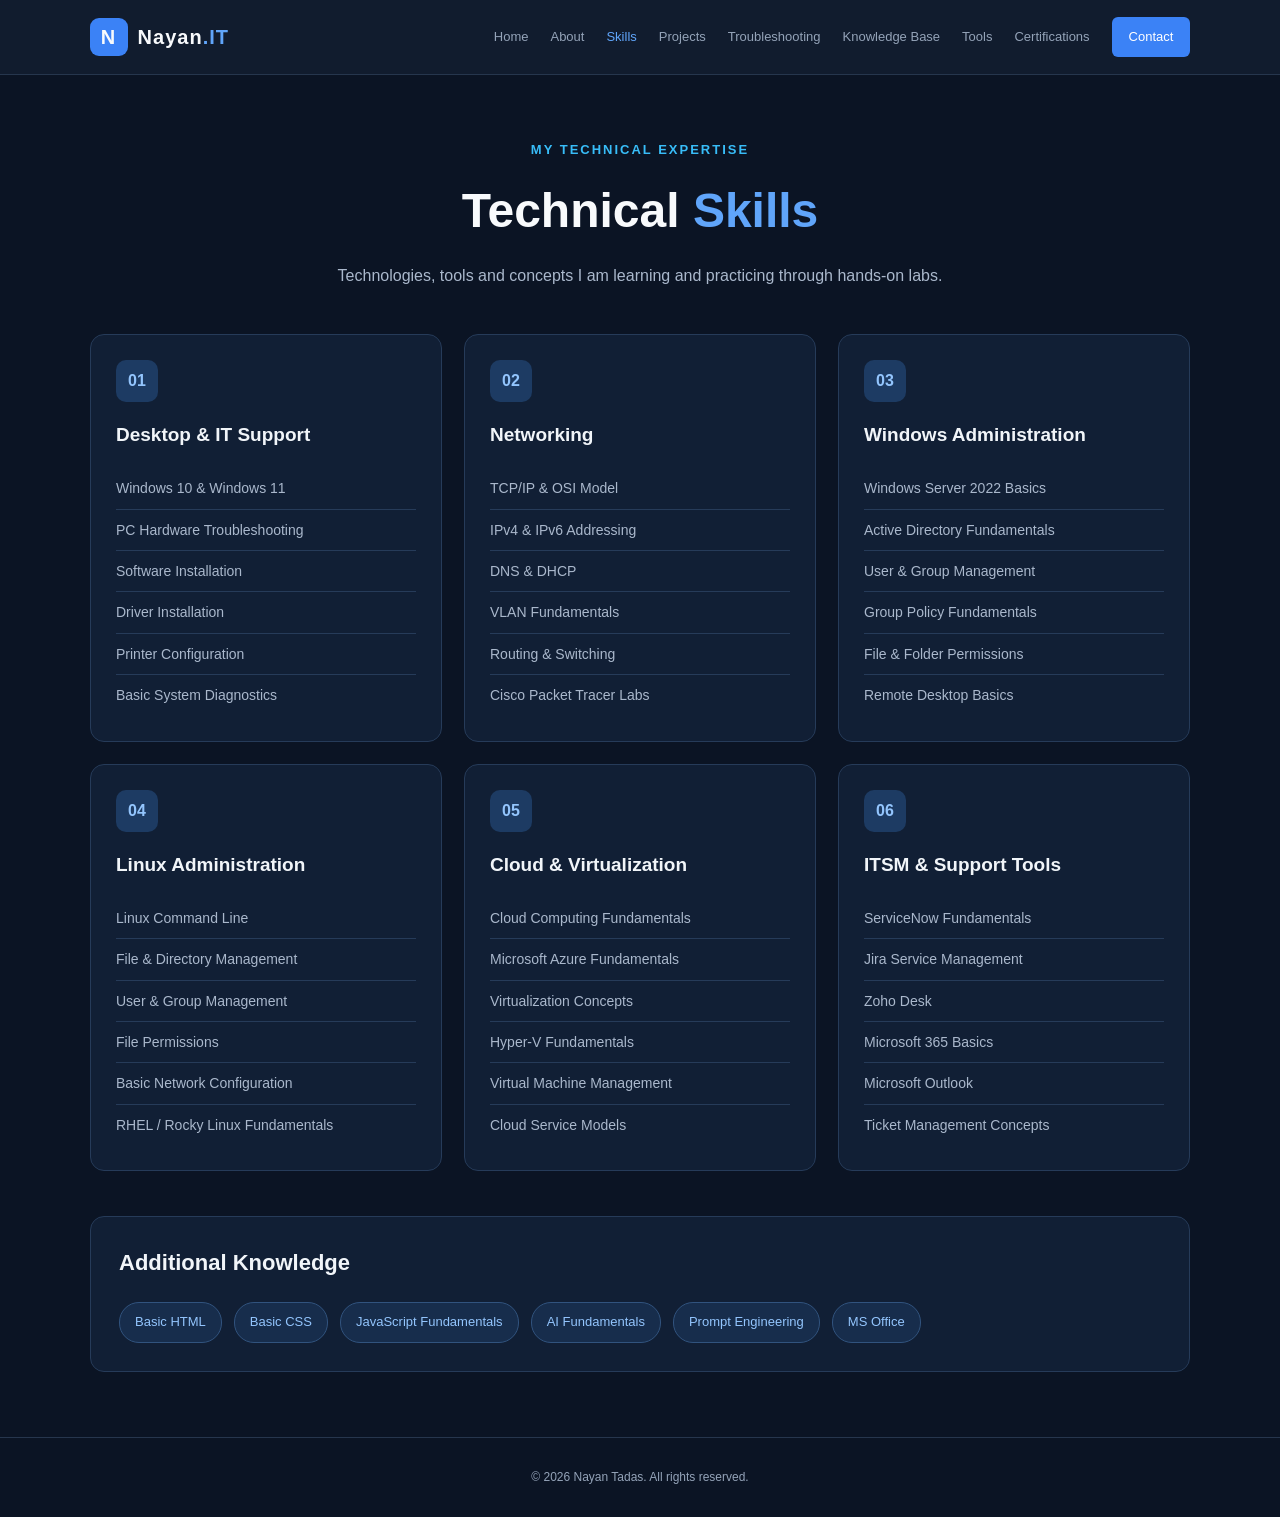
<file: HTML/skills.html>
<!DOCTYPE html>
<html lang="en">
<head>
    <meta charset="UTF-8">
    <meta name="viewport" content="width=device-width, initial-scale=1.0">

   <meta name="description"
    content="Explore Nayan Tadas's technical skills in IT Support, Desktop Support, Windows troubleshooting, computer hardware, networking, Linux, Microsoft 365 and Cloud Computing.">
    
<!-- Author and Search Engine Settings -->
<meta name="author" content="Nayan Tadas">
<meta name="robots" content="index, follow">

<!-- Social Media Preview -->
<meta property="og:type" content="website">
<meta property="og:title" content="Technical Skills | Nayan Tadas">
<meta property="og:description" content="Explore my IT Support, Desktop Support, Networking, Windows, Linux and Cloud Computing skills.">
<meta property="og:url" content="https://nayantadas07.github.io/nayan-portfolio/HTML/skills.html">
<meta property="og:image" content="https://nayantadas07.github.io/nayan-portfolio/assets/images/nayan-profile.jpg">

<meta name="twitter:card" content="summary">
<meta name="twitter:title" content="Technical Skills | Nayan Tadas">
<meta name="twitter:description" content="My technical skills in IT Support, Networking and Cloud Computing.">
<meta name="twitter:image" content="https://nayantadas07.github.io/nayan-portfolio/assets/images/nayan-profile.jpg">

    <title>Technical Skills | Nayan Tadas</title>
    <link rel="icon" type="image/svg+xml" href="../assets/images/favicon.svg">
    <link rel="stylesheet" href="style.css">
</head>

<body>

    <!-- Navigation -->
    <header class="navbar">

        <a href="index.html" class="logo">
            <span class="logo-icon">N</span>
            <span>Nayan<span class="blue-text">.IT</span></span>
        </a>

        <button class="menu-toggle" id="menuToggle"
            aria-label="Open navigation menu"
            aria-expanded="false">
            ☰
        </button>

        <nav class="nav-links" id="navLinks">
            <a href="index.html">Home</a>
            <a href="about.html">About</a>
            <a href="skills.html" class="active">Skills</a>
            <a href="projects.html">Projects</a>
            <a href="troubleshooting.html">Troubleshooting</a>
            <a href="knowledge.html">Knowledge Base</a>
            <a href="tools.html">Tools</a>
            <a href="certifications.html">Certifications</a>
            <a href="contact.html" class="contact-link">Contact</a>
           
        </nav>

    </header>


    <main class="skills-page">

        <!-- Page Heading -->
        <section class="skills-heading">

            <p class="section-label">MY TECHNICAL EXPERTISE</p>

            <h1>Technical <span class="blue-text">Skills</span></h1>

            <p>
                Technologies, tools and concepts I am learning
                and practicing through hands-on labs.
            </p>

        </section>


        <!-- Skills Categories -->
        <section class="skills-grid">

            <!-- Desktop Support -->
            <article class="skill-card">

                <div class="skill-icon">01</div>

                <h2>Desktop & IT Support</h2>

                <ul>
                    <li>Windows 10 & Windows 11</li>
                    <li>PC Hardware Troubleshooting</li>
                    <li>Software Installation</li>
                    <li>Driver Installation</li>
                    <li>Printer Configuration</li>
                    <li>Basic System Diagnostics</li>
                </ul>

            </article>


            <!-- Networking -->
            <article class="skill-card">

                <div class="skill-icon">02</div>

                <h2>Networking</h2>

                <ul>
                    <li>TCP/IP & OSI Model</li>
                    <li>IPv4 & IPv6 Addressing</li>
                    <li>DNS & DHCP</li>
                    <li>VLAN Fundamentals</li>
                    <li>Routing & Switching</li>
                    <li>Cisco Packet Tracer Labs</li>
                </ul>

            </article>


            <!-- Windows Administration -->
            <article class="skill-card">

                <div class="skill-icon">03</div>

                <h2>Windows Administration</h2>

                <ul>
                    <li>Windows Server 2022 Basics</li>
                    <li>Active Directory Fundamentals</li>
                    <li>User & Group Management</li>
                    <li>Group Policy Fundamentals</li>
                    <li>File & Folder Permissions</li>
                    <li>Remote Desktop Basics</li>
                </ul>

            </article>


            <!-- Linux -->
            <article class="skill-card">

                <div class="skill-icon">04</div>

                <h2>Linux Administration</h2>

                <ul>
                    <li>Linux Command Line</li>
                    <li>File & Directory Management</li>
                    <li>User & Group Management</li>
                    <li>File Permissions</li>
                    <li>Basic Network Configuration</li>
                    <li>RHEL / Rocky Linux Fundamentals</li>
                </ul>

            </article>


            <!-- Cloud -->
            <article class="skill-card">

                <div class="skill-icon">05</div>

                <h2>Cloud & Virtualization</h2>

                <ul>
                    <li>Cloud Computing Fundamentals</li>
                    <li>Microsoft Azure Fundamentals</li>
                    <li>Virtualization Concepts</li>
                    <li>Hyper-V Fundamentals</li>
                    <li>Virtual Machine Management</li>
                    <li>Cloud Service Models</li>
                </ul>

            </article>


            <!-- ITSM -->
            <article class="skill-card">

                <div class="skill-icon">06</div>

                <h2>ITSM & Support Tools</h2>

                <ul>
                    <li>ServiceNow Fundamentals</li>
                    <li>Jira Service Management</li>
                    <li>Zoho Desk</li>
                    <li>Microsoft 365 Basics</li>
                    <li>Microsoft Outlook</li>
                    <li>Ticket Management Concepts</li>
                </ul>

            </article>

        </section>


        <!-- Additional Knowledge -->
        <section class="additional-skills">

            <h2>Additional Knowledge</h2>

            <div class="interest-list">
                <span>Basic HTML</span>
                <span>Basic CSS</span>
                <span>JavaScript Fundamentals</span>
                <span>AI Fundamentals</span>
                <span>Prompt Engineering</span>
                <span>MS Office</span>
            </div>

        </section>

    </main>


    <!-- Footer -->
    <footer class="footer">

        <p>
            © <span id="currentYear"></span>
            Nayan Tadas. All rights reserved.
        </p>

    </footer>


    <script src="main.js"></script>

</body>
</html>
</file>
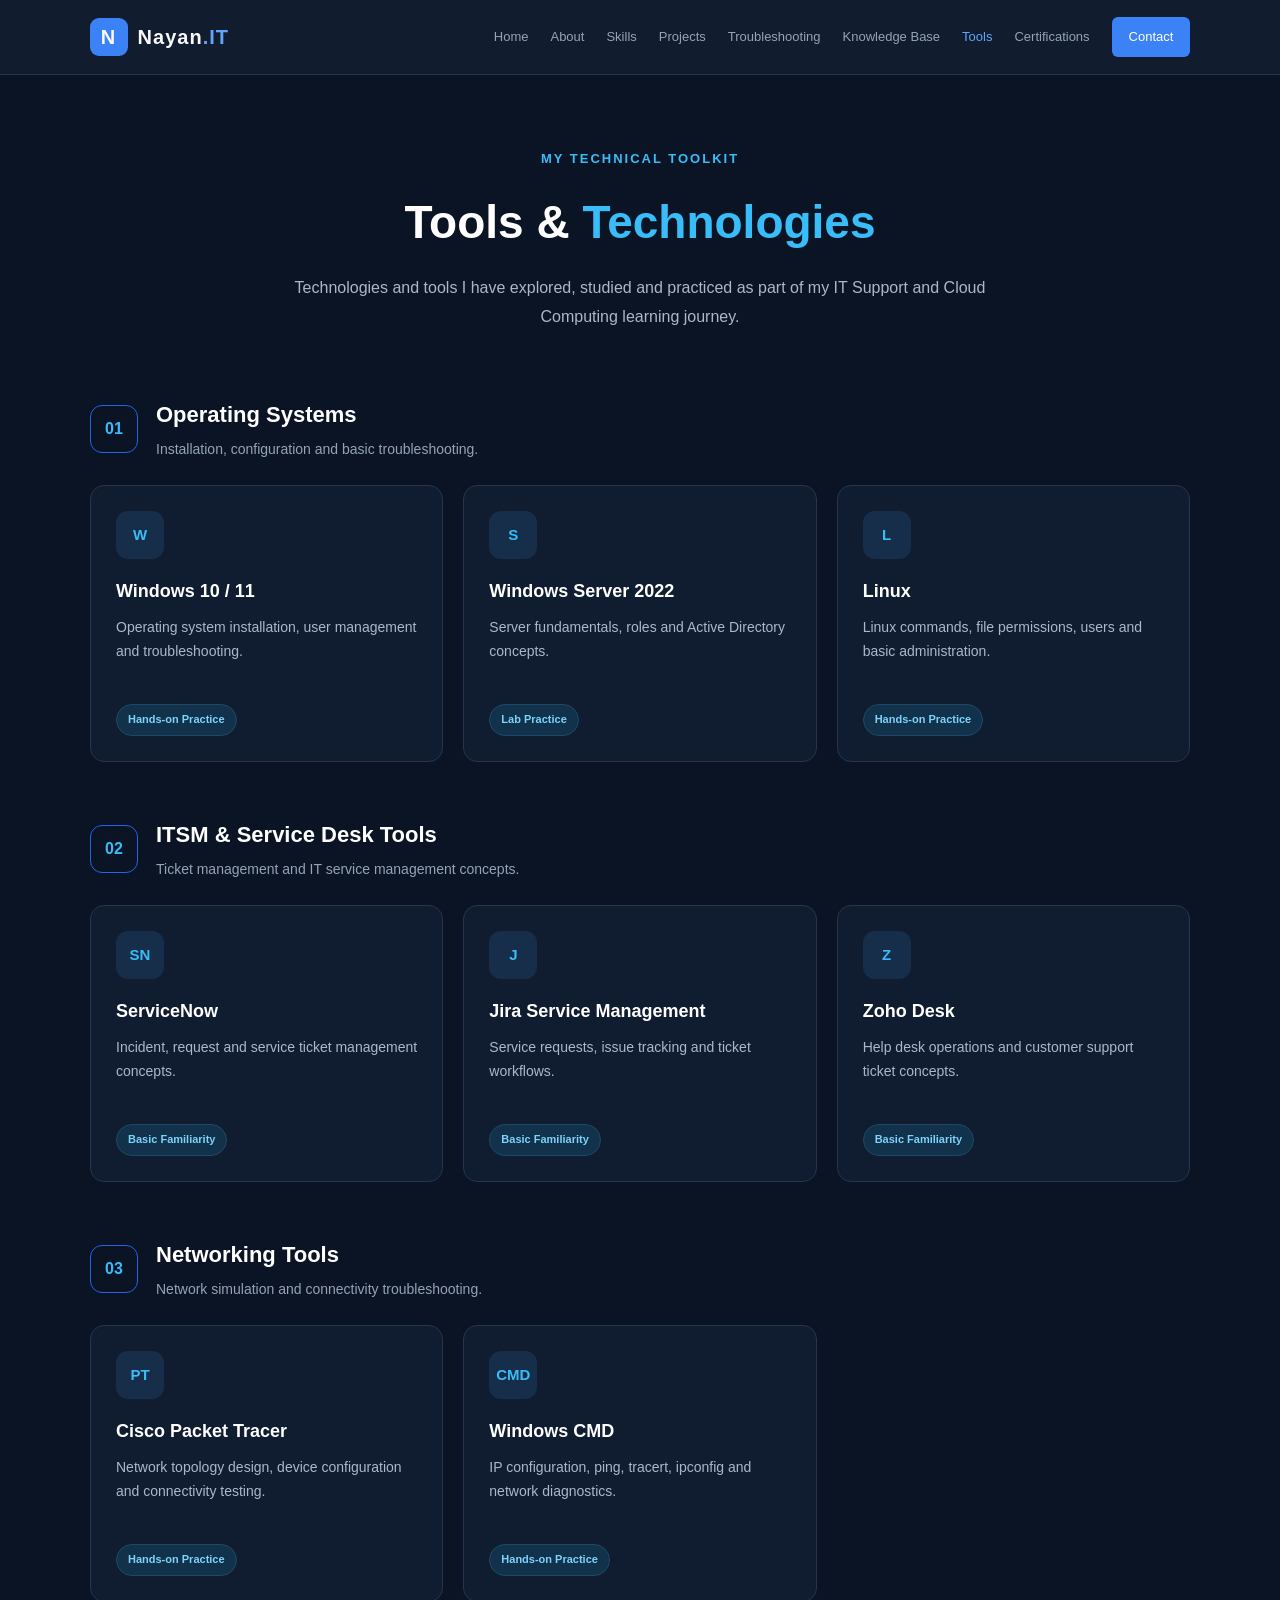
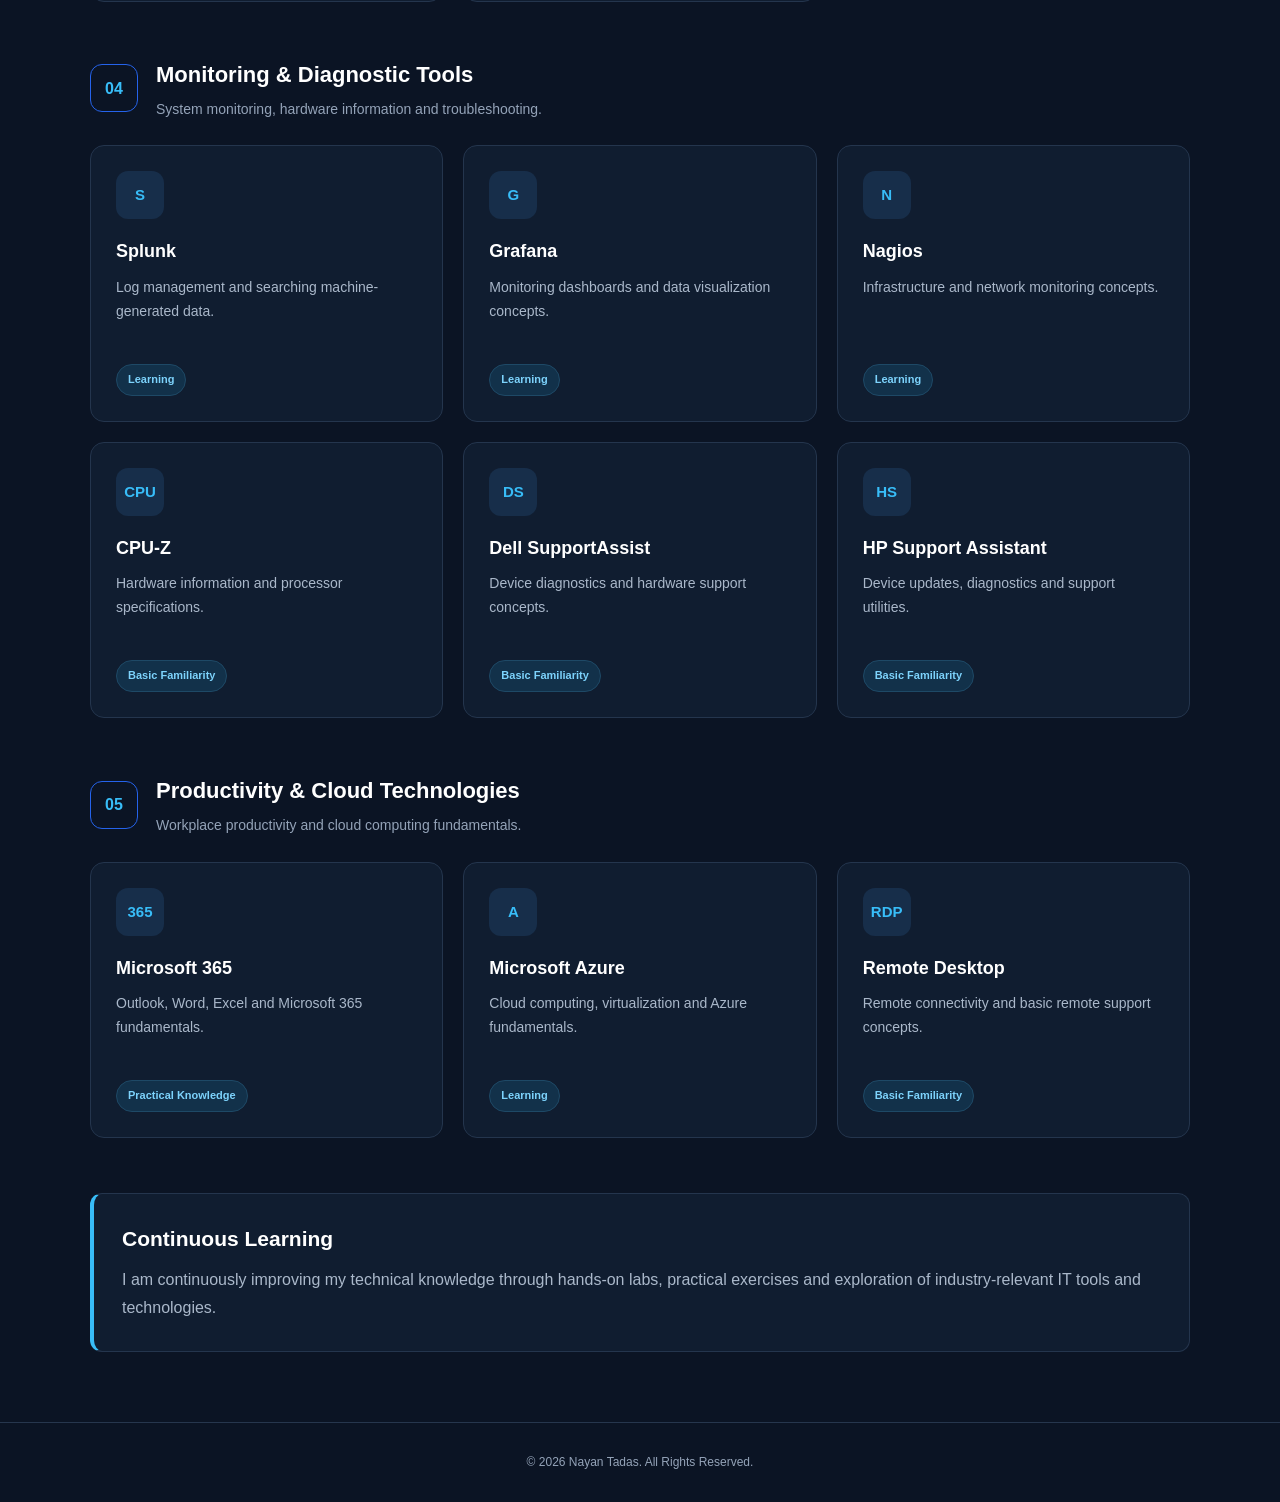
<file: HTML/tools.html>
<!DOCTYPE html>
<html lang="en">
<head>
    <meta charset="UTF-8">
    <meta name="viewport" content="width=device-width, initial-scale=1.0">
    <meta name="description"
    content="Explore IT Support tools and technologies used by Nayan Tadas, including Windows troubleshooting utilities, Service Desk tools, networking, Linux and Cloud Computing technologies.">
    
<!-- Author and Search Engine Settings -->
<meta name="author" content="Nayan Tadas">
<meta name="robots" content="index, follow">

<!-- Social Media Preview -->
<meta property="og:type" content="website">
<meta property="og:title" content="Tools & Technologies | Nayan Tadas">
<meta property="og:description" content="Discover tools and technologies for IT Support, Desktop Support, Networking, Windows, Linux and Cloud Computing.">
<meta property="og:url" content="https://nayantadas07.github.io/nayan-portfolio/HTML/tools.html">
<meta property="og:image" content="https://nayantadas07.github.io/nayan-portfolio/assets/images/nayan-profile.jpg">

<meta name="twitter:card" content="summary">
<meta name="twitter:title" content="Tools & Technologies | Nayan Tadas">
<meta name="twitter:description" content="IT Support tools, networking utilities and cloud technologies.">
<meta name="twitter:image" content="https://nayantadas07.github.io/nayan-portfolio/assets/images/nayan-profile.jpg">

    <title>Tools & Technologies | Nayan Tadas</title>
    <link rel="icon" type="image/svg+xml" href="../assets/images/favicon.svg">
    <link rel="stylesheet" href="style.css">
</head>
<body>

     <!-- Navigation Bar -->
    <header class="navbar">

        <a href="index.html" class="logo">
            <span class="logo-icon">N</span>
            <span>Nayan<span class="blue-text">.IT</span></span>
        </a>

        <button class="menu-toggle" id="menuToggle"
            aria-label="Open navigation menu"
            aria-expanded="false">
            ☰
        </button>

        <nav class="nav-links" id="navLinks">
            <a href="index.html">Home</a>
            <a href="about.html">About</a>
            <a href="skills.html">Skills</a>
            <a href="projects.html">Projects</a>
            <a href="troubleshooting.html">Troubleshooting</a>
            <a href="knowledge.html">Knowledge Base</a>
            <a href="tools.html" class="active">Tools</a>
            <a href="certifications.html">Certifications</a>
            <a href="contact.html" class="contact-link">Contact</a>
            
        </nav>

    </header>

    <main class="tools-page">

        <!-- Page Heading -->
        <section class="tools-heading">
            <span class="section-label">MY TECHNICAL TOOLKIT</span>
            <h1>Tools & <span>Technologies</span></h1>
            <p>
                Technologies and tools I have explored, studied and practiced
                as part of my IT Support and Cloud Computing learning journey.
            </p>
        </section>

        <!-- Operating Systems -->
        <section class="tools-section">
            <div class="tools-section-heading">
                <span class="tools-number">01</span>
                <div>
                    <h2>Operating Systems</h2>
                    <p>Installation, configuration and basic troubleshooting.</p>
                </div>
            </div>

            <div class="tools-grid">
                <article class="tool-card">
                    <div class="tool-icon">W</div>
                    <h3>Windows 10 / 11</h3>
                    <p>Operating system installation, user management and troubleshooting.</p>
                    <span class="tool-level">Hands-on Practice</span>
                </article>

                <article class="tool-card">
                    <div class="tool-icon">S</div>
                    <h3>Windows Server 2022</h3>
                    <p>Server fundamentals, roles and Active Directory concepts.</p>
                    <span class="tool-level">Lab Practice</span>
                </article>

                <article class="tool-card">
                    <div class="tool-icon">L</div>
                    <h3>Linux</h3>
                    <p>Linux commands, file permissions, users and basic administration.</p>
                    <span class="tool-level">Hands-on Practice</span>
                </article>
            </div>
        </section>

        <!-- Service Desk Tools -->
        <section class="tools-section">
            <div class="tools-section-heading">
                <span class="tools-number">02</span>
                <div>
                    <h2>ITSM & Service Desk Tools</h2>
                    <p>Ticket management and IT service management concepts.</p>
                </div>
            </div>

            <div class="tools-grid">
                <article class="tool-card">
                    <div class="tool-icon">SN</div>
                    <h3>ServiceNow</h3>
                    <p>Incident, request and service ticket management concepts.</p>
                    <span class="tool-level">Basic Familiarity</span>
                </article>

                <article class="tool-card">
                    <div class="tool-icon">J</div>
                    <h3>Jira Service Management</h3>
                    <p>Service requests, issue tracking and ticket workflows.</p>
                    <span class="tool-level">Basic Familiarity</span>
                </article>

                <article class="tool-card">
                    <div class="tool-icon">Z</div>
                    <h3>Zoho Desk</h3>
                    <p>Help desk operations and customer support ticket concepts.</p>
                    <span class="tool-level">Basic Familiarity</span>
                </article>
            </div>
        </section>

        <!-- Networking Tools -->
        <section class="tools-section">
            <div class="tools-section-heading">
                <span class="tools-number">03</span>
                <div>
                    <h2>Networking Tools</h2>
                    <p>Network simulation and connectivity troubleshooting.</p>
                </div>
            </div>

            <div class="tools-grid">
                <article class="tool-card">
                    <div class="tool-icon">PT</div>
                    <h3>Cisco Packet Tracer</h3>
                    <p>Network topology design, device configuration and connectivity testing.</p>
                    <span class="tool-level">Hands-on Practice</span>
                </article>

                <article class="tool-card">
                    <div class="tool-icon">CMD</div>
                    <h3>Windows CMD</h3>
                    <p>IP configuration, ping, tracert, ipconfig and network diagnostics.</p>
                    <span class="tool-level">Hands-on Practice</span>
                </article>
            </div>
        </section>

        <!-- Monitoring and Diagnostics -->
        <section class="tools-section">
            <div class="tools-section-heading">
                <span class="tools-number">04</span>
                <div>
                    <h2>Monitoring & Diagnostic Tools</h2>
                    <p>System monitoring, hardware information and troubleshooting.</p>
                </div>
            </div>

            <div class="tools-grid">
                <article class="tool-card">
                    <div class="tool-icon">S</div>
                    <h3>Splunk</h3>
                    <p>Log management and searching machine-generated data.</p>
                    <span class="tool-level">Learning</span>
                </article>

                <article class="tool-card">
                    <div class="tool-icon">G</div>
                    <h3>Grafana</h3>
                    <p>Monitoring dashboards and data visualization concepts.</p>
                    <span class="tool-level">Learning</span>
                </article>

                <article class="tool-card">
                    <div class="tool-icon">N</div>
                    <h3>Nagios</h3>
                    <p>Infrastructure and network monitoring concepts.</p>
                    <span class="tool-level">Learning</span>
                </article>

                <article class="tool-card">
                    <div class="tool-icon">CPU</div>
                    <h3>CPU-Z</h3>
                    <p>Hardware information and processor specifications.</p>
                    <span class="tool-level">Basic Familiarity</span>
                </article>

                <article class="tool-card">
                    <div class="tool-icon">DS</div>
                    <h3>Dell SupportAssist</h3>
                    <p>Device diagnostics and hardware support concepts.</p>
                    <span class="tool-level">Basic Familiarity</span>
                </article>

                <article class="tool-card">
                    <div class="tool-icon">HS</div>
                    <h3>HP Support Assistant</h3>
                    <p>Device updates, diagnostics and support utilities.</p>
                    <span class="tool-level">Basic Familiarity</span>
                </article>
            </div>
        </section>

        <!-- Productivity and Cloud -->
        <section class="tools-section">
            <div class="tools-section-heading">
                <span class="tools-number">05</span>
                <div>
                    <h2>Productivity & Cloud Technologies</h2>
                    <p>Workplace productivity and cloud computing fundamentals.</p>
                </div>
            </div>

            <div class="tools-grid">
                <article class="tool-card">
                    <div class="tool-icon">365</div>
                    <h3>Microsoft 365</h3>
                    <p>Outlook, Word, Excel and Microsoft 365 fundamentals.</p>
                    <span class="tool-level">Practical Knowledge</span>
                </article>

                <article class="tool-card">
                    <div class="tool-icon">A</div>
                    <h3>Microsoft Azure</h3>
                    <p>Cloud computing, virtualization and Azure fundamentals.</p>
                    <span class="tool-level">Learning</span>
                </article>

                <article class="tool-card">
                    <div class="tool-icon">RDP</div>
                    <h3>Remote Desktop</h3>
                    <p>Remote connectivity and basic remote support concepts.</p>
                    <span class="tool-level">Basic Familiarity</span>
                </article>
            </div>
        </section>

        <!-- Note -->
        <section class="tools-note">
            <h2>Continuous Learning</h2>
            <p>
                I am continuously improving my technical knowledge through
                hands-on labs, practical exercises and exploration of
                industry-relevant IT tools and technologies.
            </p>
        </section>

    </main>

    <!-- Footer -->
    <footer class="footer">
        <p>
            © <span id="currentYear"></span> Nayan Tadas.
            All Rights Reserved.
        </p>
    </footer>

    <script src="main.js"></script>
</body>
</html>
</file>
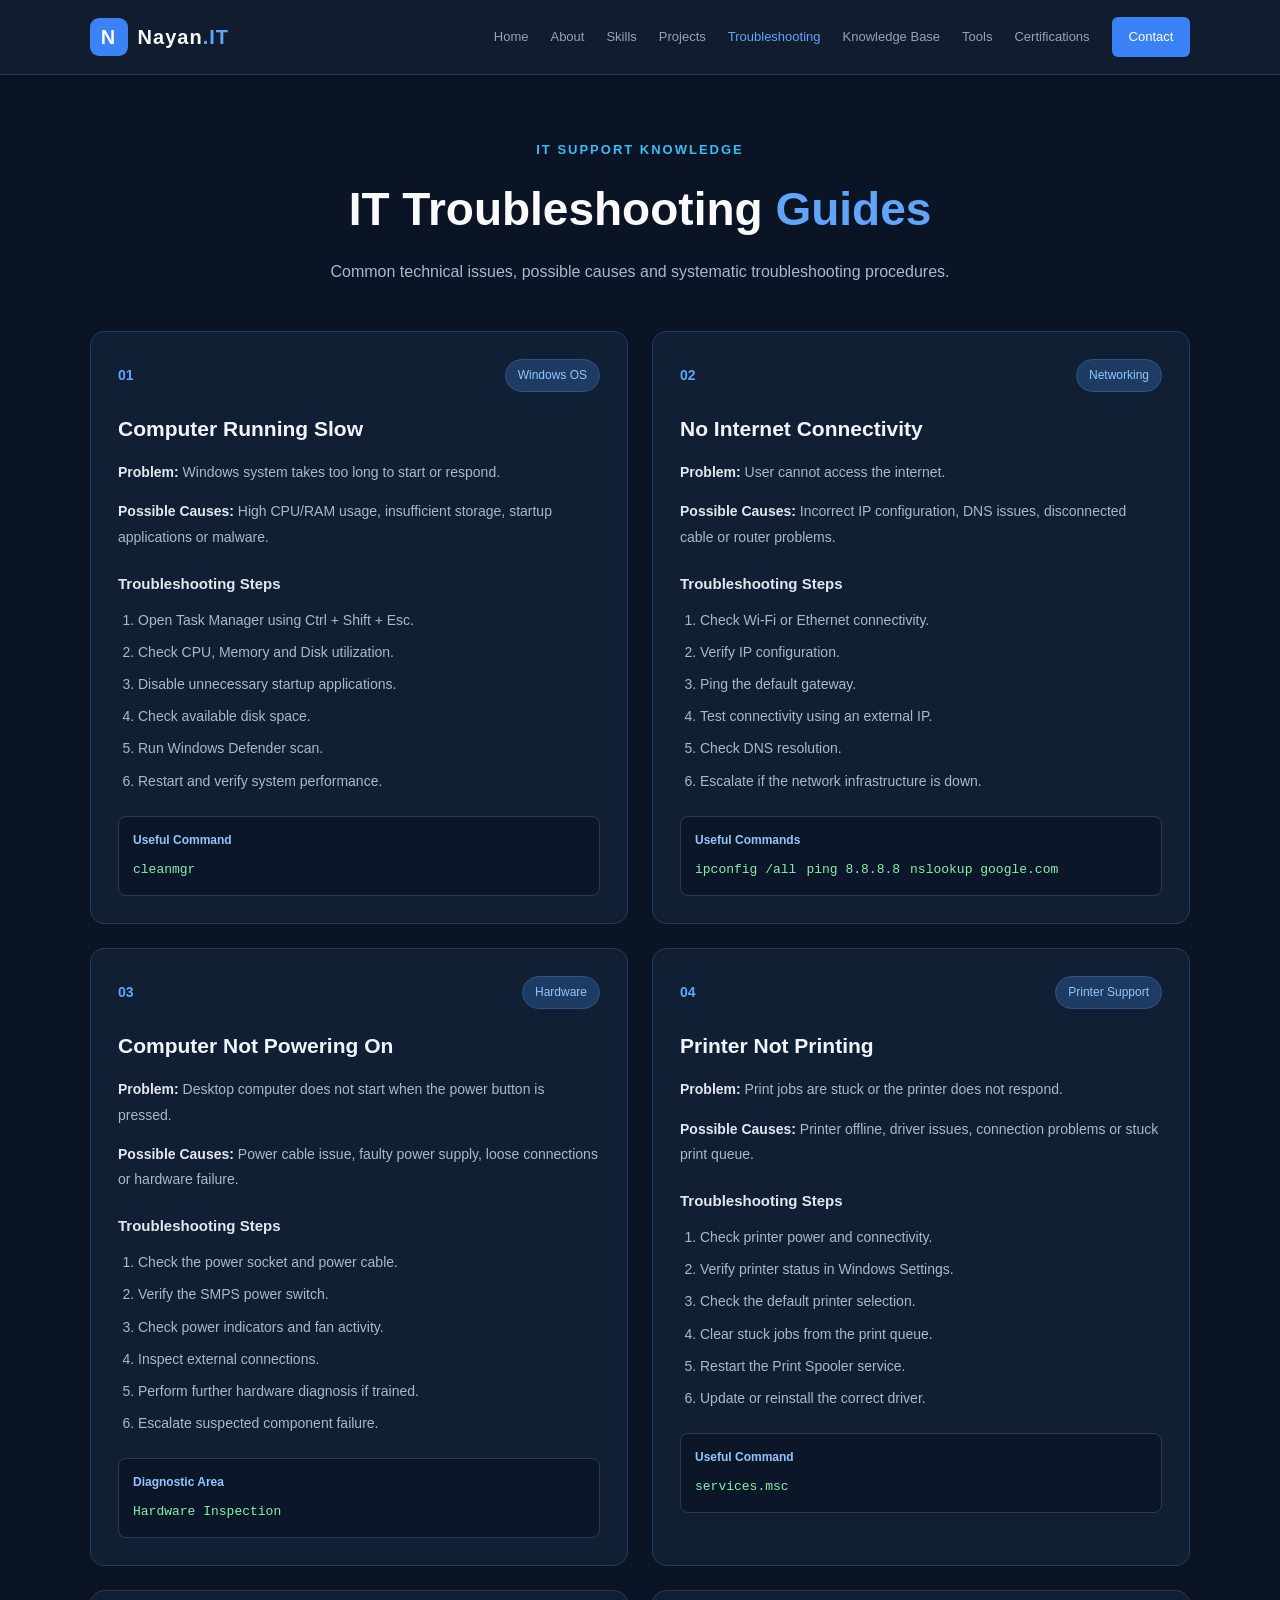
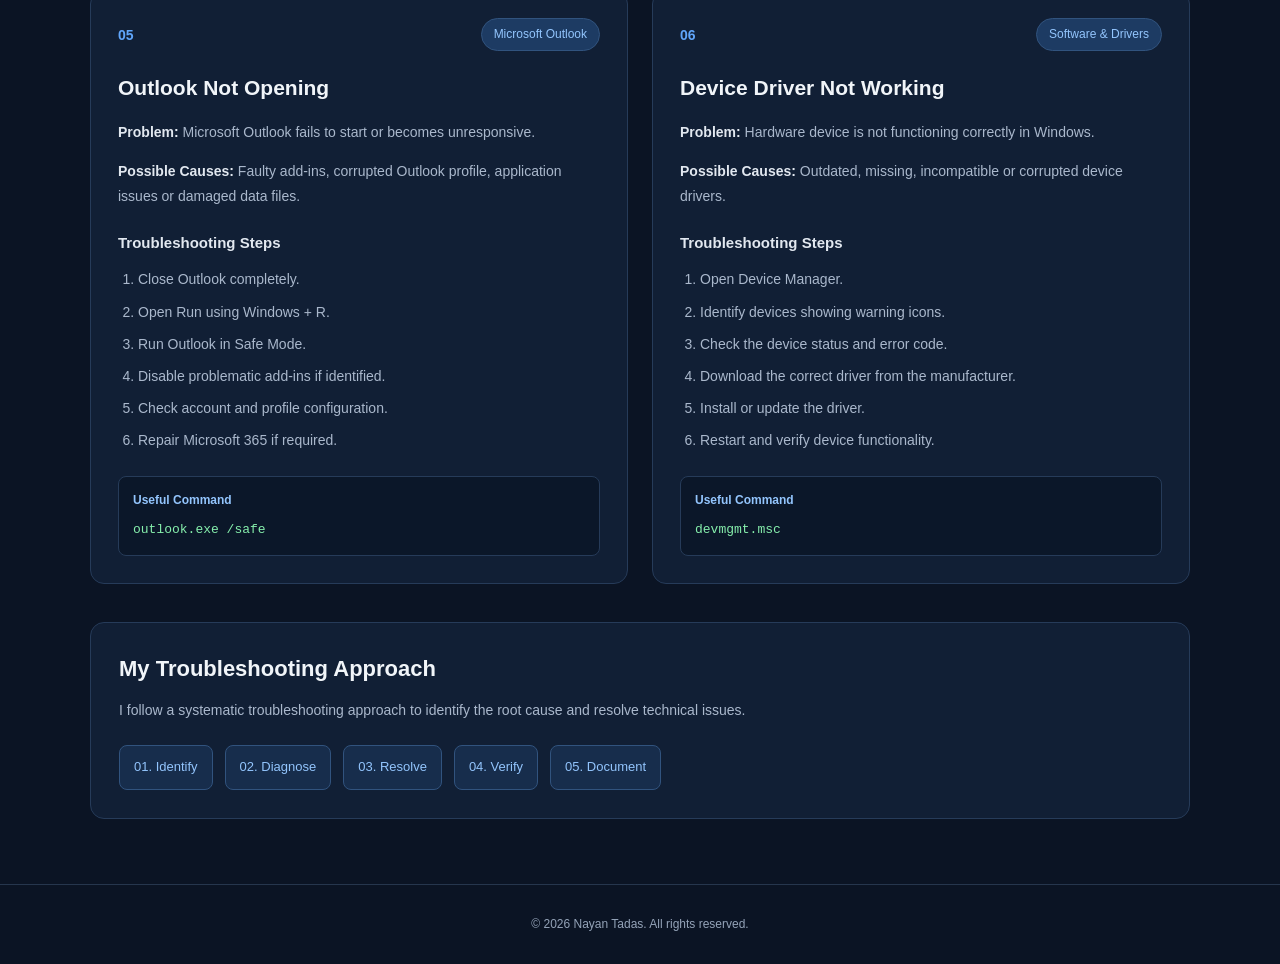
<file: HTML/troubleshooting.html>
<!DOCTYPE html>
<html lang="en">
<head>
    <meta charset="UTF-8">
    <meta name="viewport" content="width=device-width, initial-scale=1.0">

    <meta name="description"
    content="Practical IT troubleshooting guides by Nayan Tadas covering Windows operating systems, PC hardware, networking, printers, software and common technical support issues.">

<!-- Author and Search Engine Settings -->
<meta name="author" content="Nayan Tadas">
<meta name="robots" content="index, follow">

<!-- Social Media Preview -->
<meta property="og:type" content="website">
<meta property="og:title" content="IT Troubleshooting | Nayan Tadas">
<meta property="og:description" content="Explore practical troubleshooting guides for Windows, hardware, networking, printers and software issues.">
<meta property="og:url" content="https://nayantadas07.github.io/nayan-portfolio/HTML/troubleshooting.html">
<meta property="og:image" content="https://nayantadas07.github.io/nayan-portfolio/assets/images/nayan-profile.jpg">

<meta name="twitter:card" content="summary">
<meta name="twitter:title" content="IT Troubleshooting | Nayan Tadas">
<meta name="twitter:description" content="Technical troubleshooting guides and solutions for common IT support problems.">
<meta name="twitter:image" content="https://nayantadas07.github.io/nayan-portfolio/assets/images/nayan-profile.jpg">

    <title>Troubleshooting | Nayan Tadas</title>
    <link rel="icon" type="image/svg+xml" href="../assets/images/favicon.svg">

    <link rel="stylesheet" href="style.css">
</head>

<body>

    <!-- Navigation -->
    <header class="navbar">

        <a href="index.html" class="logo">
            <span class="logo-icon">N</span>
            <span>Nayan<span class="blue-text">.IT</span></span>
        </a>

        <button class="menu-toggle" id="menuToggle"
            aria-label="Open navigation menu"
            aria-expanded="false">
            ☰
        </button>

        <nav class="nav-links" id="navLinks">
            <a href="index.html">Home</a>
            <a href="about.html">About</a>
            <a href="skills.html">Skills</a>
            <a href="projects.html">Projects</a>
            <a href="troubleshooting.html" class="active">Troubleshooting</a>
            <a href="knowledge.html">Knowledge Base</a>
            <a href="tools.html">Tools</a>
            <a href="certifications.html">Certifications</a>
            <a href="contact.html" class="contact-link">Contact</a>
            
        </nav>

    </header>


    <main class="troubleshooting-page">

        <!-- Page Heading -->
        <section class="trouble-heading">

            <p class="section-label">IT SUPPORT KNOWLEDGE</p>

            <h1>IT Troubleshooting <span class="blue-text">Guides</span></h1>

            <p>
                Common technical issues, possible causes and
                systematic troubleshooting procedures.
            </p>

        </section>


        <!-- Troubleshooting Cards -->
        <section class="trouble-grid">


            <!-- Windows -->
            <article class="trouble-card">

                <div class="trouble-top">
                    <span class="trouble-number">01</span>
                    <span class="trouble-category">Windows OS</span>
                </div>

                <h2>Computer Running Slow</h2>

                <p class="problem-text">
                    <strong>Problem:</strong>
                    Windows system takes too long to start or respond.
                </p>

                <p>
                    <strong>Possible Causes:</strong>
                    High CPU/RAM usage, insufficient storage,
                    startup applications or malware.
                </p>

                <h3>Troubleshooting Steps</h3>

                <ol>
                    <li>Open Task Manager using Ctrl + Shift + Esc.</li>
                    <li>Check CPU, Memory and Disk utilization.</li>
                    <li>Disable unnecessary startup applications.</li>
                    <li>Check available disk space.</li>
                    <li>Run Windows Defender scan.</li>
                    <li>Restart and verify system performance.</li>
                </ol>

                <div class="command-box">
                    <span>Useful Command</span>
                    <code>cleanmgr</code>
                </div>

            </article>


            <!-- Network -->
            <article class="trouble-card">

                <div class="trouble-top">
                    <span class="trouble-number">02</span>
                    <span class="trouble-category">Networking</span>
                </div>

                <h2>No Internet Connectivity</h2>

                <p class="problem-text">
                    <strong>Problem:</strong>
                    User cannot access the internet.
                </p>

                <p>
                    <strong>Possible Causes:</strong>
                    Incorrect IP configuration, DNS issues,
                    disconnected cable or router problems.
                </p>

                <h3>Troubleshooting Steps</h3>

                <ol>
                    <li>Check Wi-Fi or Ethernet connectivity.</li>
                    <li>Verify IP configuration.</li>
                    <li>Ping the default gateway.</li>
                    <li>Test connectivity using an external IP.</li>
                    <li>Check DNS resolution.</li>
                    <li>Escalate if the network infrastructure is down.</li>
                </ol>

                <div class="command-box">
                    <span>Useful Commands</span>
                    <code>ipconfig /all</code>
                    <code>ping 8.8.8.8</code>
                    <code>nslookup google.com</code>
                </div>

            </article>


            <!-- Hardware -->
            <article class="trouble-card">

                <div class="trouble-top">
                    <span class="trouble-number">03</span>
                    <span class="trouble-category">Hardware</span>
                </div>

                <h2>Computer Not Powering On</h2>

                <p class="problem-text">
                    <strong>Problem:</strong>
                    Desktop computer does not start when the
                    power button is pressed.
                </p>

                <p>
                    <strong>Possible Causes:</strong>
                    Power cable issue, faulty power supply,
                    loose connections or hardware failure.
                </p>

                <h3>Troubleshooting Steps</h3>

                <ol>
                    <li>Check the power socket and power cable.</li>
                    <li>Verify the SMPS power switch.</li>
                    <li>Check power indicators and fan activity.</li>
                    <li>Inspect external connections.</li>
                    <li>Perform further hardware diagnosis if trained.</li>
                    <li>Escalate suspected component failure.</li>
                </ol>

                <div class="command-box">
                    <span>Diagnostic Area</span>
                    <code>Hardware Inspection</code>
                </div>

            </article>


            <!-- Printer -->
            <article class="trouble-card">

                <div class="trouble-top">
                    <span class="trouble-number">04</span>
                    <span class="trouble-category">Printer Support</span>
                </div>

                <h2>Printer Not Printing</h2>

                <p class="problem-text">
                    <strong>Problem:</strong>
                    Print jobs are stuck or the printer
                    does not respond.
                </p>

                <p>
                    <strong>Possible Causes:</strong>
                    Printer offline, driver issues, connection
                    problems or stuck print queue.
                </p>

                <h3>Troubleshooting Steps</h3>

                <ol>
                    <li>Check printer power and connectivity.</li>
                    <li>Verify printer status in Windows Settings.</li>
                    <li>Check the default printer selection.</li>
                    <li>Clear stuck jobs from the print queue.</li>
                    <li>Restart the Print Spooler service.</li>
                    <li>Update or reinstall the correct driver.</li>
                </ol>

                <div class="command-box">
                    <span>Useful Command</span>
                    <code>services.msc</code>
                </div>

            </article>


            <!-- Outlook -->
            <article class="trouble-card">

                <div class="trouble-top">
                    <span class="trouble-number">05</span>
                    <span class="trouble-category">Microsoft Outlook</span>
                </div>

                <h2>Outlook Not Opening</h2>

                <p class="problem-text">
                    <strong>Problem:</strong>
                    Microsoft Outlook fails to start or
                    becomes unresponsive.
                </p>

                <p>
                    <strong>Possible Causes:</strong>
                    Faulty add-ins, corrupted Outlook profile,
                    application issues or damaged data files.
                </p>

                <h3>Troubleshooting Steps</h3>

                <ol>
                    <li>Close Outlook completely.</li>
                    <li>Open Run using Windows + R.</li>
                    <li>Run Outlook in Safe Mode.</li>
                    <li>Disable problematic add-ins if identified.</li>
                    <li>Check account and profile configuration.</li>
                    <li>Repair Microsoft 365 if required.</li>
                </ol>

                <div class="command-box">
                    <span>Useful Command</span>
                    <code>outlook.exe /safe</code>
                </div>

            </article>


            <!-- Software -->
            <article class="trouble-card">

                <div class="trouble-top">
                    <span class="trouble-number">06</span>
                    <span class="trouble-category">Software & Drivers</span>
                </div>

                <h2>Device Driver Not Working</h2>

                <p class="problem-text">
                    <strong>Problem:</strong>
                    Hardware device is not functioning
                    correctly in Windows.
                </p>

                <p>
                    <strong>Possible Causes:</strong>
                    Outdated, missing, incompatible or
                    corrupted device drivers.
                </p>

                <h3>Troubleshooting Steps</h3>

                <ol>
                    <li>Open Device Manager.</li>
                    <li>Identify devices showing warning icons.</li>
                    <li>Check the device status and error code.</li>
                    <li>Download the correct driver from the manufacturer.</li>
                    <li>Install or update the driver.</li>
                    <li>Restart and verify device functionality.</li>
                </ol>

                <div class="command-box">
                    <span>Useful Command</span>
                    <code>devmgmt.msc</code>
                </div>

            </article>


        </section>


        <!-- Troubleshooting Methodology -->
        <section class="trouble-method">

            <h2>My Troubleshooting Approach</h2>

            <p>
                I follow a systematic troubleshooting approach
                to identify the root cause and resolve technical issues.
            </p>

            <div class="method-steps">
                <span>01. Identify</span>
                <span>02. Diagnose</span>
                <span>03. Resolve</span>
                <span>04. Verify</span>
                <span>05. Document</span>
            </div>

        </section>

    </main>


    <!-- Footer -->
    <footer class="footer">

        <p>
            © <span id="currentYear"></span>
            Nayan Tadas. All rights reserved.
        </p>

    </footer>


    <script src="main.js"></script>

</body>
</html>
</file>
<file: HTML/style.css>
/* =================================
   1. GLOBAL SETTINGS
================================= */

* {
    margin: 0;
    padding: 0;
    box-sizing: border-box;
}

:root {
    --background: #0B1424;
    --surface: #111C2E;
    --card: #16243A;
    --primary: #3B82F6;
    --light-blue: #60A5FA;
    --text: #F8FAFC;
    --secondary-text: #94A3B8;
    --border: #26364D;
}

html {
    scroll-behavior: smooth;
}

body {
    background: var(--background);
    color: var(--text);
    font-family: 'Inter', sans-serif;
    line-height: 1.6;
}

a {
    text-decoration: none;
    color: inherit;
}

.blue-text {
    color: var(--light-blue);
}


/* =================================
   2. NAVIGATION BAR
================================= */

.navbar {
    min-height: 75px;
    padding: 15px 7%;
    display: flex;
    align-items: center;
    justify-content: space-between;
    background: var(--surface);
    border-bottom: 1px solid var(--border);
    position: sticky;
    top: 0;
    z-index: 1000;
}

.logo {
    display: flex;
    align-items: center;
    gap: 10px;
    font-size: 20px;
    font-weight: 800;
    letter-spacing: 1px;
}

.logo-icon {
    background: var(--primary);
    width: 38px;
    height: 38px;
    display: grid;
    place-items: center;
    border-radius: 9px;
}

.nav-links {
    display: flex;
    align-items: center;
    gap: 22px;
}

.nav-links a {
    font-size: 13px;
    font-weight: 500;
    color: var(--secondary-text);
    transition: 0.3s;
}

.nav-links a:hover,
.nav-links a.active {
    color: var(--light-blue);
}

.contact-link {
    background: var(--primary);
    color: white !important;
    padding: 10px 17px;
    border-radius: 6px;
}

.menu-toggle {
    display: none;
    background: transparent;
    border: 1px solid var(--border);
    color: white;
    padding: 7px 11px;
    font-size: 22px;
    cursor: pointer;
}


/* =================================
   3. HERO SECTION
================================= */

.hero {
    max-width: 1250px;
    margin: auto;
    padding: 100px 7%;
    min-height: 580px;
    display: grid;
    grid-template-columns: 1.5fr 0.8fr;
    align-items: center;
    gap: 60px;
}

.eyebrow {
    color: var(--light-blue);
    font-size: 12px;
    font-weight: 700;
    letter-spacing: 2px;
    margin-bottom: 18px;
}

.hero h1 {
    font-size: clamp(35px, 5vw, 58px);
    line-height: 1.15;
    margin-bottom: 20px;
}

.hero h2 {
    font-size: clamp(19px, 2.5vw, 27px);
    line-height: 1.5;
    margin-bottom: 20px;
}

.hero-description {
    color: var(--secondary-text);
    max-width: 600px;
    font-size: 15px;
    line-height: 1.9;
}

.hero-buttons {
    display: flex;
    flex-wrap: wrap;
    gap: 14px;
    margin-top: 30px;
}

.btn {
    padding: 13px 21px;
    border-radius: 7px;
    font-size: 13px;
    font-weight: 600;
    transition: 0.3s;
}

.btn-primary {
    background: var(--primary);
    color: white;
}

.btn-primary:hover {
    background: #2563EB;
    transform: translateY(-2px);
}

.btn-outline {
    border: 1px solid var(--border);
    color: var(--text);
}

.btn-outline:hover {
    border-color: var(--primary);
    color: var(--light-blue);
}

.social-links {
    display: flex;
    gap: 22px;
    margin-top: 30px;
}

.social-links a {
    font-size: 13px;
    color: var(--secondary-text);
}

.social-links a:hover {
    color: var(--light-blue);
}


/* =================================
   4. PROFILE CARD
================================= */

.profile-card {
    background: var(--card);
    border: 1px solid var(--border);
    padding: 32px;
    border-radius: 16px;
    box-shadow: 0 15px 40px rgba(0, 0, 0, 0.2);
}

.profile-icon {
    width: 85px;
    height: 85px;
    background: linear-gradient(135deg, #2563EB, #1E40AF);
    border-radius: 50%;
    display: grid;
    place-items: center;
    font-size: 26px;
    font-weight: 800;
    margin-bottom: 20px;
}

.profile-card h3 {
    font-size: 22px;
}

.profile-card > p {
    color: var(--secondary-text);
    font-size: 13px;
    margin-top: 5px;
}

.profile-divider {
    height: 1px;
    background: var(--border);
    margin: 22px 0;
}

.profile-detail {
    display: flex;
    flex-direction: column;
    gap: 3px;
    margin-bottom: 17px;
}

.profile-detail span {
    font-size: 11px;
    color: var(--secondary-text);
}

.profile-detail strong {
    font-size: 13px;
}

.availability {
    margin-top: 22px;
    padding: 12px;
    background: rgba(34, 197, 94, 0.1);
    color: #4ADE80;
    border-radius: 7px;
    font-size: 12px;
    text-align: center;
}


/* =================================
   5. SPECIALIZATION SECTION
================================= */

.specialization {
    padding: 75px 7%;
    background: var(--surface);
}

.section-heading {
    text-align: center;
    margin-bottom: 45px;
}

.section-heading h2 {
    font-size: 32px;
    margin-bottom: 10px;
}

.section-heading > p:last-child {
    color: var(--secondary-text);
    font-size: 14px;
}

.skills-grid {
    max-width: 1150px;
    margin: auto;
    display: grid;
    grid-template-columns: repeat(4, 1fr);
    gap: 20px;
}

.skill-card {
    background: var(--card);
    border: 1px solid var(--border);
    padding: 25px;
    border-radius: 12px;
    transition: 0.3s;
}

.skill-card:hover {
    border-color: var(--primary);
    transform: translateY(-5px);
}

.card-icon {
    color: var(--light-blue);
    font-size: 15px;
    font-weight: 800;
    margin-bottom: 20px;
}

.skill-card h3 {
    font-size: 16px;
    margin-bottom: 12px;
}

.skill-card p {
    font-size: 12px;
    color: var(--secondary-text);
    line-height: 1.8;
}


/* =================================
   6. FOOTER
================================= */

.footer {
    padding: 30px 7%;
    text-align: center;
    border-top: 1px solid var(--border);
    color: var(--secondary-text);
    font-size: 12px;
}

.footer p + p {
    margin-top: 7px;
}


/* =================================
   7. MOBILE RESPONSIVENESS
================================= */

@media (max-width: 1000px) {

    .nav-links {
        gap: 12px;
    }

    .nav-links a {
        font-size: 11px;
    }

    .hero {
        gap: 30px;
    }

    .skills-grid {
        grid-template-columns: repeat(2, 1fr);
    }
}


@media (max-width: 767px) {

    .navbar {
        padding: 13px 5%;
    }

    .menu-toggle {
        display: block;
    }

    .nav-links {
        display: none;
        position: absolute;
        top: 75px;
        left: 0;
        width: 100%;
        background: var(--surface);
        padding: 20px 5%;
        flex-direction: column;
        align-items: flex-start;
        border-bottom: 1px solid var(--border);
        gap: 18px;
    }

    .nav-links.show {
        display: flex;
    }

    .hero {
        grid-template-columns: 1fr;
        padding: 65px 6%;
    }

    .profile-card {
        max-width: 450px;
    }

    .specialization {
        padding: 60px 6%;
    }

    .section-heading h2 {
        font-size: 26px;
    }

    .skills-grid {
        grid-template-columns: 1fr;
    }

    .hero-buttons {
        flex-direction: column;
        align-items: flex-start;
    }

    .btn {
        text-align: center;
    }

}









/* =========================
   ABOUT PAGE
========================= */

.about-page {
    width: min(1100px, 90%);
    margin: 0 auto;
    padding: 65px 0;
}

.about-heading {
    text-align: center;
    margin-bottom: 45px;
}

.section-label {
    color: #60a5fa;
    font-size: 13px;
    font-weight: 700;
    letter-spacing: 3px;
    margin-bottom: 12px;
}

.about-heading h1 {
    font-size: clamp(34px, 5vw, 48px);
    margin-bottom: 12px;
}

.about-heading > p:last-child {
    color: #aab8cc;
    line-height: 1.7;
}

.about-content {
    display: grid;
    grid-template-columns: 1.2fr 0.8fr;
    gap: 24px;
}

.about-card {
    background: #111f35;
    border: 1px solid #263b59;
    border-radius: 14px;
    padding: 28px;
    margin-bottom: 24px;
}

.about-card h2 {
    font-size: 22px;
    margin-bottom: 20px;
    color: #f1f5f9;
}

.about-card p {
    color: #aab8cc;
    font-size: 15px;
    line-height: 1.8;
    margin-bottom: 14px;
}

.timeline-item {
    display: flex;
    gap: 14px;
    margin-bottom: 25px;
}

.timeline-dot {
    width: 11px;
    height: 11px;
    min-width: 11px;
    background: #3b82f6;
    border-radius: 50%;
    margin-top: 7px;
}

.timeline-item h3 {
    color: #e2e8f0;
    font-size: 16px;
    margin-bottom: 6px;
}

.timeline-item p {
    margin-bottom: 5px;
    font-size: 14px;
}

.career-card {
    margin-top: 4px;
}

.interest-list {
    display: flex;
    flex-wrap: wrap;
    gap: 12px;
}

.interest-list span {
    background: #172d4c;
    color: #93c5fd;
    border: 1px solid #31537e;
    padding: 9px 15px;
    border-radius: 20px;
    font-size: 13px;
}

@media (max-width: 768px) {
    .about-content {
        grid-template-columns: 1fr;
    }

    .about-page {
        padding: 40px 0;
    }

    .about-card {
        padding: 22px;
    }
}





/* =========================
   TECHNICAL SKILLS PAGE
========================= */

.skills-page {
    width: min(1100px, 90%);
    margin: 0 auto;
    padding: 65px 0;
}

.skills-heading {
    text-align: center;
    margin-bottom: 45px;
}

.skills-heading h1 {
    font-size: clamp(34px, 5vw, 48px);
    margin-bottom: 12px;
}

.skills-heading > p:last-child {
    color: #aab8cc;
    line-height: 1.7;
}

.skills-grid {
    display: grid;
    grid-template-columns: repeat(3, 1fr);
    gap: 22px;
}

.skill-card {
    background: #111f35;
    border: 1px solid #263b59;
    border-radius: 14px;
    padding: 25px;
    transition: transform 0.25s ease,
                border-color 0.25s ease;
}

.skill-card:hover {
    transform: translateY(-5px);
    border-color: #3b82f6;
}

.skill-icon {
    width: 42px;
    height: 42px;
    display: flex;
    align-items: center;
    justify-content: center;
    background: #1d3b63;
    color: #93c5fd;
    border-radius: 10px;
    font-weight: 700;
    margin-bottom: 18px;
}

.skill-card h2 {
    color: #f1f5f9;
    font-size: 19px;
    margin-bottom: 18px;
}

.skill-card ul {
    list-style: none;
    padding: 0;
    margin: 0;
}

.skill-card li {
    color: #aab8cc;
    font-size: 14px;
    line-height: 1.6;
    padding: 9px 0;
    border-bottom: 1px solid #263b59;
}

.skill-card li:last-child {
    border-bottom: none;
}

.additional-skills {
    margin-top: 45px;
    background: #111f35;
    border: 1px solid #263b59;
    border-radius: 14px;
    padding: 28px;
}

.additional-skills h2 {
    color: #f1f5f9;
    font-size: 22px;
    margin-bottom: 22px;
}

@media (max-width: 900px) {
    .skills-grid {
        grid-template-columns: repeat(2, 1fr);
    }
}

@media (max-width: 600px) {
    .skills-grid {
        grid-template-columns: 1fr;
    }

    .skills-page {
        padding: 40px 0;
    }

    .skill-card {
        padding: 22px;
    }
}






/* =========================
   PROJECTS & LABS PAGE
========================= */

.projects-page {
    width: min(1100px, 90%);
    margin: 0 auto;
    padding: 65px 0;
}

.projects-heading {
    text-align: center;
    margin-bottom: 45px;
}

.projects-heading h1 {
    font-size: clamp(34px, 5vw, 48px);
    margin-bottom: 12px;
}

.projects-heading > p:last-child {
    color: #aab8cc;
    line-height: 1.7;
}

.projects-grid {
    display: grid;
    grid-template-columns: repeat(2, 1fr);
    gap: 24px;
}

.project-card {
    background: #111f35;
    border: 1px solid #263b59;
    border-radius: 14px;
    padding: 28px;
    transition: transform 0.25s ease,
                border-color 0.25s ease;
}

.project-card:hover {
    transform: translateY(-5px);
    border-color: #3b82f6;
}

.project-top {
    display: flex;
    justify-content: space-between;
    align-items: center;
    gap: 10px;
    margin-bottom: 22px;
}

.project-number {
    color: #60a5fa;
    font-size: 14px;
    font-weight: 700;
}

.project-type {
    color: #93c5fd;
    background: #1d3b63;
    border: 1px solid #31537e;
    border-radius: 20px;
    padding: 6px 12px;
    font-size: 12px;
}

.project-card h2 {
    color: #f1f5f9;
    font-size: 21px;
    line-height: 1.4;
    margin-bottom: 14px;
}

.project-card p {
    color: #aab8cc;
    font-size: 14px;
    line-height: 1.8;
    margin-bottom: 20px;
}

.project-card h3 {
    color: #e2e8f0;
    font-size: 15px;
    margin-bottom: 10px;
}

.project-card ul {
    padding-left: 20px;
    margin-bottom: 22px;
}

.project-card li {
    color: #aab8cc;
    font-size: 14px;
    line-height: 1.8;
    margin-bottom: 5px;
}

.project-tags {
    display: flex;
    flex-wrap: wrap;
    gap: 9px;
    padding-top: 18px;
    border-top: 1px solid #263b59;
}

.project-tags span {
    color: #93c5fd;
    background: #172d4c;
    border: 1px solid #31537e;
    border-radius: 6px;
    padding: 7px 10px;
    font-size: 12px;
}

.projects-note {
    margin-top: 35px;
    padding: 28px;
    background: #111f35;
    border: 1px solid #263b59;
    border-radius: 14px;
}

.projects-note h2 {
    color: #f1f5f9;
    font-size: 21px;
    margin-bottom: 12px;
}

.projects-note p {
    color: #aab8cc;
    font-size: 14px;
    line-height: 1.8;
}

@media (max-width: 768px) {
    .projects-grid {
        grid-template-columns: 1fr;
    }

    .projects-page {
        padding: 40px 0;
    }

    .project-card {
        padding: 22px;
    }
}





/* =========================
   TROUBLESHOOTING PAGE
========================= */

.troubleshooting-page {
    width: min(1100px, 90%);
    margin: 0 auto;
    padding: 65px 0;
}

.trouble-heading {
    text-align: center;
    margin-bottom: 45px;
}

.trouble-heading h1 {
    font-size: clamp(32px, 5vw, 46px);
    margin-bottom: 12px;
}

.trouble-heading > p:last-child {
    color: #aab8cc;
    line-height: 1.7;
}

.trouble-grid {
    display: grid;
    grid-template-columns: repeat(2, 1fr);
    gap: 24px;
}

.trouble-card {
    background: #111f35;
    border: 1px solid #263b59;
    border-radius: 14px;
    padding: 27px;
    transition: transform 0.25s ease,
                border-color 0.25s ease;
}

.trouble-card:hover {
    transform: translateY(-5px);
    border-color: #3b82f6;
}

.trouble-top {
    display: flex;
    align-items: center;
    justify-content: space-between;
    gap: 10px;
    margin-bottom: 22px;
}

.trouble-number {
    color: #60a5fa;
    font-weight: 700;
    font-size: 14px;
}

.trouble-category {
    color: #93c5fd;
    background: #1d3b63;
    border: 1px solid #31537e;
    border-radius: 20px;
    padding: 6px 12px;
    font-size: 12px;
}

.trouble-card h2 {
    color: #f1f5f9;
    font-size: 21px;
    margin-bottom: 17px;
    line-height: 1.4;
}

.trouble-card p {
    color: #aab8cc;
    font-size: 14px;
    line-height: 1.8;
    margin-bottom: 14px;
}

.trouble-card strong {
    color: #e2e8f0;
}

.trouble-card h3 {
    color: #e2e8f0;
    font-size: 15px;
    margin: 22px 0 12px;
}

.trouble-card ol {
    padding-left: 20px;
    margin-bottom: 22px;
}

.trouble-card li {
    color: #aab8cc;
    font-size: 14px;
    line-height: 1.8;
    margin-bottom: 7px;
}

.command-box {
    display: flex;
    flex-wrap: wrap;
    align-items: center;
    gap: 10px;
    padding: 14px;
    background: #0b1729;
    border: 1px solid #263b59;
    border-radius: 8px;
}

.command-box span {
    width: 100%;
    color: #93c5fd;
    font-size: 12px;
    font-weight: 600;
}

.command-box code {
    color: #86efac;
    font-size: 13px;
    overflow-wrap: anywhere;
}

.trouble-method {
    margin-top: 38px;
    padding: 28px;
    background: #111f35;
    border: 1px solid #263b59;
    border-radius: 14px;
}

.trouble-method h2 {
    color: #f1f5f9;
    font-size: 22px;
    margin-bottom: 12px;
}

.trouble-method p {
    color: #aab8cc;
    font-size: 14px;
    line-height: 1.8;
    margin-bottom: 22px;
}

.method-steps {
    display: flex;
    flex-wrap: wrap;
    gap: 12px;
}

.method-steps span {
    color: #93c5fd;
    background: #172d4c;
    border: 1px solid #31537e;
    border-radius: 8px;
    padding: 11px 14px;
    font-size: 13px;
}

@media (max-width: 768px) {
    .trouble-grid {
        grid-template-columns: 1fr;
    }

    .troubleshooting-page {
        padding: 40px 0;
    }

    .trouble-card {
        padding: 22px;
    }
}





/* =========================
   KNOWLEDGE BASE PAGE
========================= */

.knowledge-page {
    width: min(1100px, 90%);
    margin: 0 auto;
    padding: 65px 0;
}

.knowledge-heading {
    text-align: center;
    margin-bottom: 45px;
}

.knowledge-heading h1 {
    font-size: clamp(34px, 5vw, 48px);
    margin-bottom: 12px;
}

.knowledge-heading > p:last-child {
    color: #aab8cc;
    line-height: 1.7;
}

.knowledge-section {
    background: #111f35;
    border: 1px solid #263b59;
    border-radius: 14px;
    padding: 26px;
    margin-bottom: 25px;
}

.knowledge-section-heading {
    display: flex;
    align-items: center;
    gap: 15px;
    margin-bottom: 22px;
}

.knowledge-number {
    display: flex;
    align-items: center;
    justify-content: center;
    min-width: 40px;
    height: 40px;
    background: #1d3b63;
    color: #93c5fd;
    border-radius: 9px;
    font-weight: 700;
    font-size: 13px;
}

.knowledge-section-heading h2 {
    color: #f1f5f9;
    font-size: 21px;
}

.knowledge-table-wrapper {
    width: 100%;
    overflow-x: auto;
    border: 1px solid #263b59;
    border-radius: 9px;
}

.knowledge-table {
    width: 100%;
    min-width: 500px;
    border-collapse: collapse;
    text-align: left;
}

.knowledge-table th {
    background: #172d4c;
    color: #93c5fd;
    font-size: 13px;
    font-weight: 600;
    padding: 15px;
}

.knowledge-table td {
    color: #b8c5d8;
    font-size: 13px;
    padding: 14px 15px;
    border-top: 1px solid #263b59;
    line-height: 1.6;
}

.knowledge-table td code {
    color: #86efac;
    font-size: 12px;
    overflow-wrap: anywhere;
}

.knowledge-table tbody tr:hover {
    background: #172d4c;
}

.knowledge-note {
    color: #93c5fd;
    font-size: 12px;
    line-height: 1.7;
    margin-top: 14px;
}

.fundamentals-grid {
    display: grid;
    grid-template-columns: repeat(3, 1fr);
    gap: 15px;
}

.fundamental-card {
    background: #172d4c;
    border: 1px solid #31537e;
    border-radius: 9px;
    padding: 18px;
}

.fundamental-card h3 {
    color: #93c5fd;
    font-size: 15px;
    margin-bottom: 10px;
}

.fundamental-card p {
    color: #aab8cc;
    font-size: 13px;
    line-height: 1.7;
}

@media (max-width: 768px) {
    .knowledge-page {
        padding: 40px 0;
    }

    .knowledge-section {
        padding: 18px;
    }

    .fundamentals-grid {
        grid-template-columns: repeat(2, 1fr);
    }

    .knowledge-section-heading h2 {
        font-size: 18px;
    }
}

@media (max-width: 480px) {
    .fundamentals-grid {
        grid-template-columns: 1fr;
    }
}





/* =========================
   CONTACT PAGE
========================= */

.contact-page {
    width: min(1100px, 90%);
    margin: 0 auto;
    padding: 65px 0;
}

.contact-heading {
    text-align: center;
    margin-bottom: 45px;
}

.contact-heading h1 {
    font-size: clamp(34px, 5vw, 48px);
    margin-bottom: 12px;
}

.contact-heading > p:last-child {
    color: #aab8cc;
    line-height: 1.8;
    max-width: 650px;
    margin: 0 auto;
}

.contact-layout {
    display: grid;
    grid-template-columns: 0.85fr 1.15fr;
    gap: 25px;
    align-items: start;
}

.contact-info,
.contact-form-card {
    background: #111f35;
    border: 1px solid #263b59;
    border-radius: 14px;
    padding: 28px;
}

.contact-info h2,
.contact-form-card h2 {
    color: #f1f5f9;
    font-size: 22px;
    margin-bottom: 12px;
}

.contact-intro {
    color: #aab8cc;
    font-size: 14px;
    line-height: 1.7;
    margin-bottom: 25px;
}

.contact-item {
    display: flex;
    align-items: center;
    gap: 15px;
    margin-bottom: 22px;
}

.contact-icon {
    display: flex;
    align-items: center;
    justify-content: center;
    min-width: 42px;
    height: 42px;
    border-radius: 9px;
    background: #1d3b63;
    color: #93c5fd;
    font-size: 14px;
    font-weight: 700;
}

.contact-item h3 {
    color: #e2e8f0;
    font-size: 14px;
    margin-bottom: 5px;
}

.contact-item a,
.contact-item p {
    color: #aab8cc;
    font-size: 13px;
    line-height: 1.6;
    overflow-wrap: anywhere;
}

.contact-item a:hover {
    color: #60a5fa;
}

.form-group {
    margin-bottom: 18px;
}

.form-group label {
    display: block;
    color: #e2e8f0;
    font-size: 14px;
    margin-bottom: 8px;
}

.form-group input,
.form-group textarea {
    width: 100%;
    padding: 13px 14px;
    background: #0b1729;
    border: 1px solid #31537e;
    border-radius: 8px;
    color: #f1f5f9;
    font-family: inherit;
    font-size: 14px;
    outline: none;
}

.form-group input:focus,
.form-group textarea:focus {
    border-color: #60a5fa;
}

.form-group input::placeholder,
.form-group textarea::placeholder {
    color: #71839e;
}

.form-group textarea {
    resize: vertical;
    min-height: 130px;
}

.send-button {
    width: 100%;
    padding: 14px 20px;
    border: none;
    border-radius: 8px;
    background: #2563eb;
    color: #ffffff;
    font-size: 15px;
    font-weight: 600;
    cursor: pointer;
    transition: background 0.2s ease;
}

.send-button:hover {
    background: #1d4ed8;
}

.form-status {
    color: #93c5fd;
    font-size: 13px;
    line-height: 1.6;
    margin-top: 14px;
}

@media (max-width: 768px) {
    .contact-page {
        padding: 40px 0;
    }

    .contact-layout {
        grid-template-columns: 1fr;
    }

    .contact-info,
    .contact-form-card {
        padding: 22px;
    }
}





/* =================================
   TOOLS & TECHNOLOGIES PAGE
================================= */

.tools-page {
    width: min(1100px, 90%);
    margin: auto;
    padding: 70px 0;
}

.tools-heading {
    text-align: center;
    max-width: 750px;
    margin: 0 auto 65px;
}

.section-label {
    color: #38bdf8;
    font-size: 13px;
    font-weight: 700;
    letter-spacing: 2px;
}

.tools-heading h1 {
    font-size: clamp(32px, 5vw, 46px);
    margin: 15px 0;
    color: #ffffff;
}

.tools-heading h1 span {
    color: #38bdf8;
}

.tools-heading p {
    color: #aab8ca;
    line-height: 1.8;
    font-size: 16px;
}

.tools-section {
    margin-bottom: 55px;
}

.tools-section-heading {
    display: flex;
    align-items: center;
    gap: 18px;
    margin-bottom: 25px;
}

.tools-number {
    min-width: 48px;
    height: 48px;
    display: flex;
    align-items: center;
    justify-content: center;
    border: 1px solid #2563eb;
    border-radius: 12px;
    color: #38bdf8;
    font-weight: 700;
}

.tools-section-heading h2 {
    color: #ffffff;
    font-size: 22px;
    margin: 0 0 6px;
}

.tools-section-heading p {
    color: #94a3b8;
    font-size: 14px;
    margin: 0;
}

.tools-grid {
    display: grid;
    grid-template-columns: repeat(3, minmax(0, 1fr));
    gap: 20px;
}

.tool-card {
    background: #101d30;
    border: 1px solid #24354d;
    border-radius: 14px;
    padding: 25px;
    transition: transform 0.3s ease, border-color 0.3s ease;
}

.tool-card:hover {
    transform: translateY(-5px);
    border-color: #38bdf8;
}

.tool-icon {
    width: 48px;
    height: 48px;
    display: flex;
    align-items: center;
    justify-content: center;
    background: #172e4a;
    color: #38bdf8;
    border-radius: 12px;
    font-size: 15px;
    font-weight: 700;
    margin-bottom: 18px;
}

.tool-card h3 {
    color: #ffffff;
    font-size: 18px;
    margin: 0 0 10px;
}

.tool-card p {
    color: #aab8ca;
    font-size: 14px;
    line-height: 1.7;
    min-height: 70px;
    margin-bottom: 18px;
}

.tool-level {
    display: inline-block;
    color: #7dd3fc;
    background: #12314a;
    border: 1px solid #1e4966;
    border-radius: 20px;
    padding: 6px 11px;
    font-size: 11px;
    font-weight: 600;
}

.tools-note {
    background: #101d30;
    border: 1px solid #24354d;
    border-left: 4px solid #38bdf8;
    border-radius: 12px;
    padding: 28px;
    margin-top: 20px;
}

.tools-note h2 {
    color: #ffffff;
    font-size: 21px;
    margin: 0 0 10px;
}

.tools-note p {
    color: #aab8ca;
    line-height: 1.8;
    margin: 0;
}

/* Responsive Layout */

@media (max-width: 900px) {
    .tools-grid {
        grid-template-columns: repeat(2, minmax(0, 1fr));
    }
}

@media (max-width: 600px) {
    .tools-page {
        padding: 45px 0;
    }

    .tools-heading {
        margin-bottom: 45px;
    }

    .tools-section {
        margin-bottom: 40px;
    }

    .tools-grid {
        grid-template-columns: 1fr;
    }

    .tools-section-heading {
        align-items: flex-start;
        gap: 12px;
    }

    .tools-section-heading h2 {
        font-size: 19px;
    }

    .tool-card p {
        min-height: auto;
    }

    .tools-note {
        padding: 22px;
    }
}



/* =================================
   CERTIFICATIONS PAGE
================================= */

.certifications-page {
    width: min(1100px, 90%);
    margin: auto;
    padding: 70px 0;
}

.certifications-heading {
    max-width: 750px;
    margin: 0 auto 45px;
    text-align: center;
}

.certifications-heading h1 {
    color: #ffffff;
    font-size: clamp(32px, 5vw, 46px);
    margin: 15px 0;
}

.certifications-heading h1 span {
    color: #38bdf8;
}

.certifications-heading p {
    color: #aab8ca;
    line-height: 1.8;
}

.certificate-stats {
    display: grid;
    grid-template-columns: repeat(3, 1fr);
    gap: 18px;
    margin-bottom: 65px;
}

.certificate-stat {
    background: #101d30;
    border: 1px solid #24354d;
    border-radius: 12px;
    text-align: center;
    padding: 22px 12px;
}

.certificate-stat h2 {
    color: #38bdf8;
    font-size: 30px;
    margin: 0 0 7px;
}

.certificate-stat p {
    color: #aab8ca;
    font-size: 14px;
    margin: 0;
}

.certificate-library-heading {
    display: flex;
    justify-content: space-between;
    align-items: center;
    gap: 15px;
    margin-bottom: 25px;
}

.certificate-library-heading h2 {
    color: #ffffff;
    font-size: 25px;
    margin: 0 0 7px;
}

.certificate-library-heading p {
    color: #94a3b8;
    margin: 0;
    font-size: 14px;
}

.certificate-count {
    color: #7dd3fc;
    background: #12314a;
    padding: 9px 14px;
    border-radius: 20px;
    font-size: 12px;
    white-space: nowrap;
}

.certificate-filters {
    display: flex;
    flex-wrap: wrap;
    gap: 10px;
    margin-bottom: 30px;
}

.certificate-filter {
    background: #101d30;
    border: 1px solid #24354d;
    color: #aab8ca;
    padding: 10px 18px;
    border-radius: 25px;
    cursor: pointer;
    font-size: 13px;
    transition: 0.3s;
}

.certificate-filter:hover,
.certificate-filter.active {
    background: #123d5b;
    border-color: #38bdf8;
    color: #7dd3fc;
}

.certificate-grid {
    display: grid;
    grid-template-columns: repeat(3, minmax(0, 1fr));
    gap: 22px;
}

.certificate-card {
    background: #101d30;
    border: 1px solid #24354d;
    border-radius: 14px;
    overflow: hidden;
    transition: transform 0.3s ease, border-color 0.3s ease;
}

.certificate-card:hover {
    transform: translateY(-5px);
    border-color: #38bdf8;
}

.certificate-card[hidden] {
    display: none;
}

.certificate-image {
    height: 190px;
    position: relative;
    background: #ffffff;
    overflow: hidden;
}

.certificate-image img {
    width: 100%;
    height: 100%;
    object-fit: contain;
    display: block;
}

.certificate-status {
    position: absolute;
    top: 12px;
    right: 12px;
    border-radius: 20px;
    padding: 6px 11px;
    font-size: 11px;
    font-weight: 700;
}

.certificate-status.completed {
    color: #86efac;
    background: #123b2b;
    border: 1px solid #226746;
}

.certificate-content {
    padding: 22px;
}

.certificate-category {
    color: #38bdf8;
    font-size: 11px;
    font-weight: 700;
    letter-spacing: 1px;
}

.certificate-content h3 {
    color: #ffffff;
    font-size: 18px;
    line-height: 1.4;
    margin: 10px 0 7px;
}

.certificate-issuer {
    color: #7dd3fc;
    font-size: 13px;
    margin: 0 0 15px;
}

.certificate-description {
    color: #aab8ca;
    font-size: 13px;
    line-height: 1.7;
    min-height: 66px;
    margin-bottom: 18px;
}

.certificate-meta {
    display: flex;
    flex-direction: column;
    gap: 7px;
    color: #94a3b8;
    font-size: 11px;
    padding: 14px 0;
    border-top: 1px solid #24354d;
}

.view-certificate {
    width: 100%;
    padding: 11px;
    border: 1px solid #2584b5;
    border-radius: 8px;
    background: #12314a;
    color: #7dd3fc;
    font-size: 13px;
    font-weight: 600;
    cursor: pointer;
    transition: 0.3s;
}

.view-certificate:hover {
    background: #1b5276;
    color: #ffffff;
}

/* Future placeholders */

.placeholder-card {
    border-style: dashed;
    border-color: #38506a;
}

.placeholder-image {
    height: 190px;
    background: #14253a;
    display: flex;
    flex-direction: column;
    align-items: center;
    justify-content: center;
    border-bottom: 1px solid #24354d;
}

.placeholder-image span {
    color: #38bdf8;
    font-size: 38px;
    font-weight: 700;
}

.placeholder-image p {
    color: #71869f;
    font-size: 12px;
}

.coming-soon {
    display: inline-block;
    color: #fcd38d;
    background: #45351b;
    border: 1px solid #765a25;
    padding: 7px 12px;
    border-radius: 20px;
    font-size: 11px;
    font-weight: 600;
}

/* Current Training */

.current-training {
    display: flex;
    align-items: flex-start;
    gap: 20px;
    background: #101d30;
    border: 1px solid #24354d;
    border-left: 4px solid #38bdf8;
    border-radius: 12px;
    padding: 28px;
    margin-top: 65px;
}

.training-icon {
    min-width: 48px;
    height: 48px;
    display: flex;
    justify-content: center;
    align-items: center;
    background: #172e4a;
    color: #38bdf8;
    border-radius: 12px;
    font-weight: 700;
}

.current-training h2 {
    color: #ffffff;
    font-size: 20px;
    margin: 10px 0;
}

.current-training p {
    color: #aab8ca;
    font-size: 14px;
}

.training-status {
    display: inline-block;
    color: #fcd38d;
    background: #45351b;
    padding: 6px 12px;
    border-radius: 20px;
    font-size: 11px;
}

/* Certificate Preview Modal */

.certificate-modal {
    display: none;
    position: fixed;
    inset: 0;
    z-index: 2000;
    background: rgba(0, 0, 0, 0.88);
    padding: 25px;
    align-items: center;
    justify-content: center;
}

.certificate-modal.show {
    display: flex;
}

.modal-content {
    width: min(950px, 100%);
    max-height: 90vh;
    overflow: auto;
    background: #101d30;
    border: 1px solid #38506a;
    border-radius: 14px;
    padding: 18px;
}

.modal-header {
    display: flex;
    align-items: center;
    justify-content: space-between;
    gap: 15px;
    margin-bottom: 15px;
}

.modal-header h2 {
    color: #ffffff;
    font-size: 18px;
    margin: 0;
}

.modal-close {
    background: transparent;
    border: none;
    color: #ffffff;
    font-size: 30px;
    cursor: pointer;
}

.modal-content img {
    display: block;
    width: 100%;
    max-height: 72vh;
    object-fit: contain;
    background: #ffffff;
    border-radius: 6px;
}

/* Responsive */

@media (max-width: 900px) {
    .certificate-grid {
        grid-template-columns: repeat(2, minmax(0, 1fr));
    }
}

@media (max-width: 600px) {
    .certifications-page {
        padding: 45px 0;
    }

    .certificate-stats {
        gap: 10px;
        margin-bottom: 45px;
    }

    .certificate-stat {
        padding: 17px 7px;
    }

    .certificate-stat h2 {
        font-size: 24px;
    }

    .certificate-stat p {
        font-size: 11px;
    }

    .certificate-grid {
        grid-template-columns: 1fr;
    }

    .certificate-library-heading {
        align-items: flex-start;
        flex-direction: column;
    }

    .certificate-filters {
        gap: 8px;
    }

    .certificate-filter {
        padding: 9px 13px;
    }

    .current-training {
        padding: 20px;
        gap: 13px;
    }

    .current-training h2 {
        font-size: 17px;
    }

    .certificate-modal {
        padding: 12px;
    }
}






/* RESUME BUTTONS */

.resume-actions {
    display: flex;
    flex-wrap: wrap;
    gap: 14px;
    margin-top: 24px;
}

.resume-button {
    display: inline-flex;
    align-items: center;
    justify-content: center;
    padding: 12px 22px;
    background: var(--primary);
    color: #ffffff;
    border: 1px solid var(--primary);
    border-radius: 8px;
    text-decoration: none;
    font-weight: 600;
    transition: 0.3s ease;
}

.resume-button:hover {
    background: transparent;
    color: var(--light-blue);
    transform: translateY(-3px);
}

@media (max-width: 600px) {
    .resume-actions {
        flex-direction: column;
    }

    .resume-button {
        width: 100%;
    }
}




/* PROFILE PASSPORT PHOTO */

.profile-avatar {
    width: 85px;
    height: 85px;
    border-radius: 50%;
    overflow: hidden;
    flex-shrink: 0;
}

.profile-photo {
    width: 100%;
    height: 100%;
    object-fit: cover;
    object-position: center;
    border-radius: 50%;
    display: block;
}
</file>
